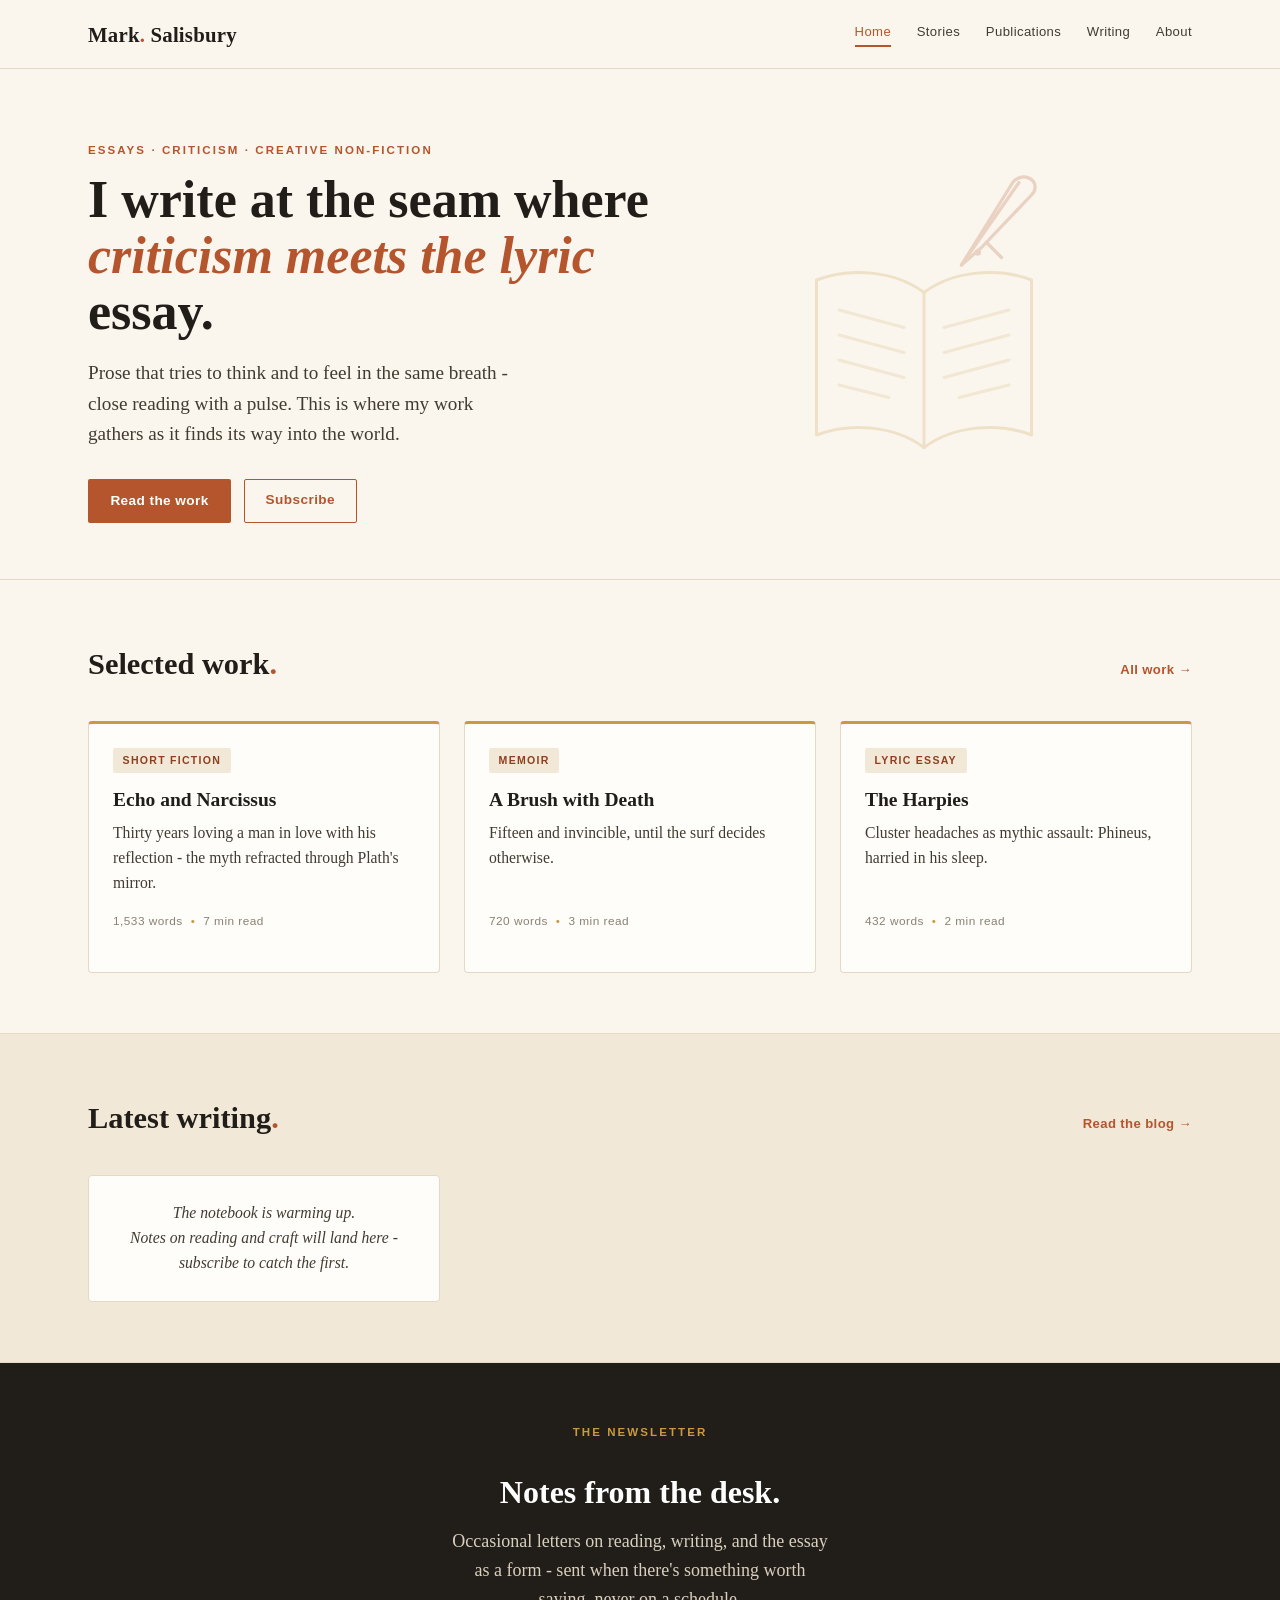
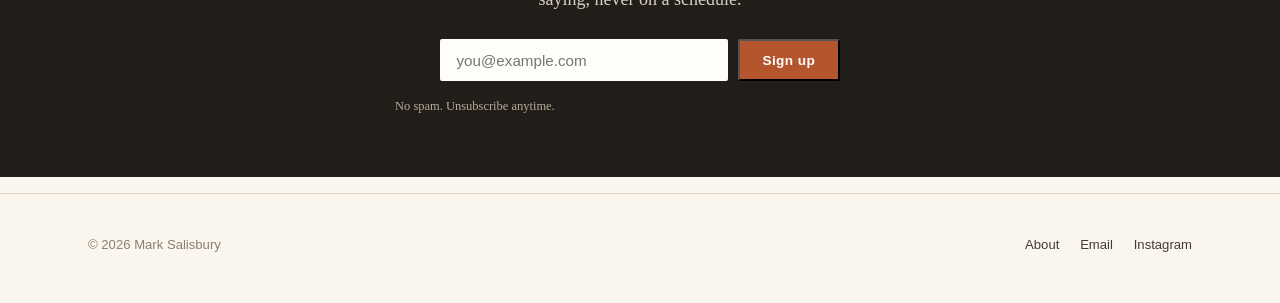
<file: index.html>
<!DOCTYPE html>
<html lang="en">
<head>
<meta charset="utf-8">
<meta name="viewport" content="width=device-width, initial-scale=1">
<title>Mark Salisbury - Writer & Critic</title>
<meta name="description" content="Essays, criticism and creative non-fiction by Mark Salisbury.">
<link rel="stylesheet" href="style.css">
</head>
<body>

<!-- ===== Top bar ===== -->
<div class="topbar">
  <div class="wrap">
    <a class="brand" href="index.html">Mark<span>.</span> Salisbury</a>
    <nav class="main">
      <a href="index.html" aria-current="page">Home</a>
      <a href="stories.html">Stories</a>
      <a href="publications.html">Publications</a>
      <a href="writing.html">Writing</a>
      <a href="about.html">About</a>
    </nav>
  </div>
</div>

<!-- ===== Hero ===== -->
<header class="hero">
  <div class="wrap hero-grid">
    <div class="hero-copy">
      <p class="eyebrow">Essays · Criticism · Creative non-fiction</p>
      <!-- EDIT: your positioning line. Say what you do, plainly and with nerve. -->
      <h1>I write at the seam where <em>criticism meets the lyric</em> essay.</h1>
      <p class="lead">Prose that tries to think and to feel in the same breath -
        close reading with a pulse. This is where my work gathers as it finds its way
        into the world.</p>
      <div class="hero-actions">
        <a class="btn" href="publications.html">Read the work</a>
        <a class="btn ghost" href="#newsletter">Subscribe</a>
      </div>
    </div>

    <!-- Soft, faded literary motif (decorative) -->
    <div class="hero-motif" aria-hidden="true">
      <svg viewBox="0 0 240 300" fill="none" xmlns="http://www.w3.org/2000/svg">
        <g stroke="#c99a3f" stroke-width="2.4" stroke-linecap="round" stroke-linejoin="round">
          <!-- open book -->
          <path d="M120 118 C96 100 60 98 34 108 L34 232 C60 222 96 224 120 242"/>
          <path d="M120 118 C144 100 180 98 206 108 L206 232 C180 222 144 224 120 242"/>
          <path d="M120 118 L120 242"/>
          <!-- page lines, left -->
          <path d="M52 132 L104 146" opacity="0.7"/>
          <path d="M52 152 L104 166" opacity="0.7"/>
          <path d="M52 172 L104 186" opacity="0.7"/>
          <path d="M52 192 L92 202" opacity="0.7"/>
          <!-- page lines, right -->
          <path d="M136 146 L188 132" opacity="0.7"/>
          <path d="M136 166 L188 152" opacity="0.7"/>
          <path d="M136 186 L188 172" opacity="0.7"/>
          <path d="M148 202 L188 192" opacity="0.7"/>
        </g>
        <g stroke="#b4552d" stroke-width="2.6" stroke-linecap="round" stroke-linejoin="round">
          <!-- pen nib rising from the page -->
          <path d="M150 96 L196 30"/>
          <path d="M150 96 L166 82 L206 40 C210 36 210 30 205 27 C200 24 194 26 191 30 L150 96Z"/>
          <path d="M170 78 L182 90"/>
          <circle cx="163" cy="86" r="2.6" fill="#b4552d" stroke="none"/>
        </g>
      </svg>
    </div>
  </div>
</header>

<!-- ===== Selected work preview ===== -->
<section>
  <div class="wrap">
    <div class="section-head">
      <h2>Selected work<span class="dot">.</span></h2>
      <a class="see-all" href="stories.html">All work &rarr;</a>
    </div>
    <div class="grid cols-3">

      <article class="card accent">
        <span class="tag">Short fiction</span>
        <h3><a href="story-echo-and-narcissus.html">Echo and Narcissus</a></h3>
        <p>Thirty years loving a man in love with his reflection - the myth refracted through Plath's mirror.</p>
        <p class="meta">1,533 words<span class="read">7 min read</span></p>
      </article>

      <article class="card accent">
        <span class="tag">Memoir</span>
        <h3><a href="story-a-brush-with-death.html">A Brush with Death</a></h3>
        <p>Fifteen and invincible, until the surf decides otherwise.</p>
        <p class="meta">720 words<span class="read">3 min read</span></p>
      </article>

      <article class="card accent">
        <span class="tag">Lyric essay</span>
        <h3><a href="story-the-harpies.html">The Harpies</a></h3>
        <p>Cluster headaches as mythic assault: Phineus, harried in his sleep.</p>
        <p class="meta">432 words<span class="read">2 min read</span></p>
      </article>

    </div>
  </div>
</section>

<!-- ===== Latest writing (blog) ===== -->
<section class="band">
  <div class="wrap">
    <div class="section-head">
      <h2>Latest writing<span class="dot">.</span></h2>
      <a class="see-all" href="writing.html">Read the blog &rarr;</a>
    </div>
    <div class="grid cols-3">

      <article class="card" style="justify-content:center; text-align:center; color:var(--faint); font-style:italic;">
        <p style="margin:0;">The notebook is warming up.<br>Notes on reading and craft will land here - subscribe to catch the first.</p>
      </article>

    </div>
  </div>
</section>

<!-- ===== Newsletter ===== -->
<section class="newsletter" id="newsletter">
  <div class="wrap narrow" style="margin:0 auto;">
    <p class="eyebrow" style="color:var(--ochre);">The newsletter</p>
    <h2>Notes from the desk.</h2>
    <p>Occasional letters on reading, writing, and the essay as a form -
      sent when there's something worth saying, never on a schedule.</p>
    <!-- EDIT: replace action with your provider (Mailchimp, Substack, Buttondown, etc.) -->
    <form onsubmit="alert('Connect this form to your newsletter provider.'); return false;">
      <input type="email" placeholder="you@example.com" aria-label="Email address" required>
      <button class="btn" type="submit">Sign up</button>
    </form>
    <p class="small">No spam. Unsubscribe anytime.</p>
  </div>
</section>

<!-- ===== Footer ===== -->
<footer class="site-footer">
  <div class="wrap">
    <div>&copy; <span id="year">2026</span> Mark Salisbury</div>
    <div class="links">
      <a href="about.html">About</a>
      <a href="mailto:eaq454@gmail.com">Email</a>
      <a href="#">Instagram</a>
    </div>
  </div>
</footer>
<script>document.getElementById('year').textContent=new Date().getFullYear();</script>
</body>
</html>
</file>
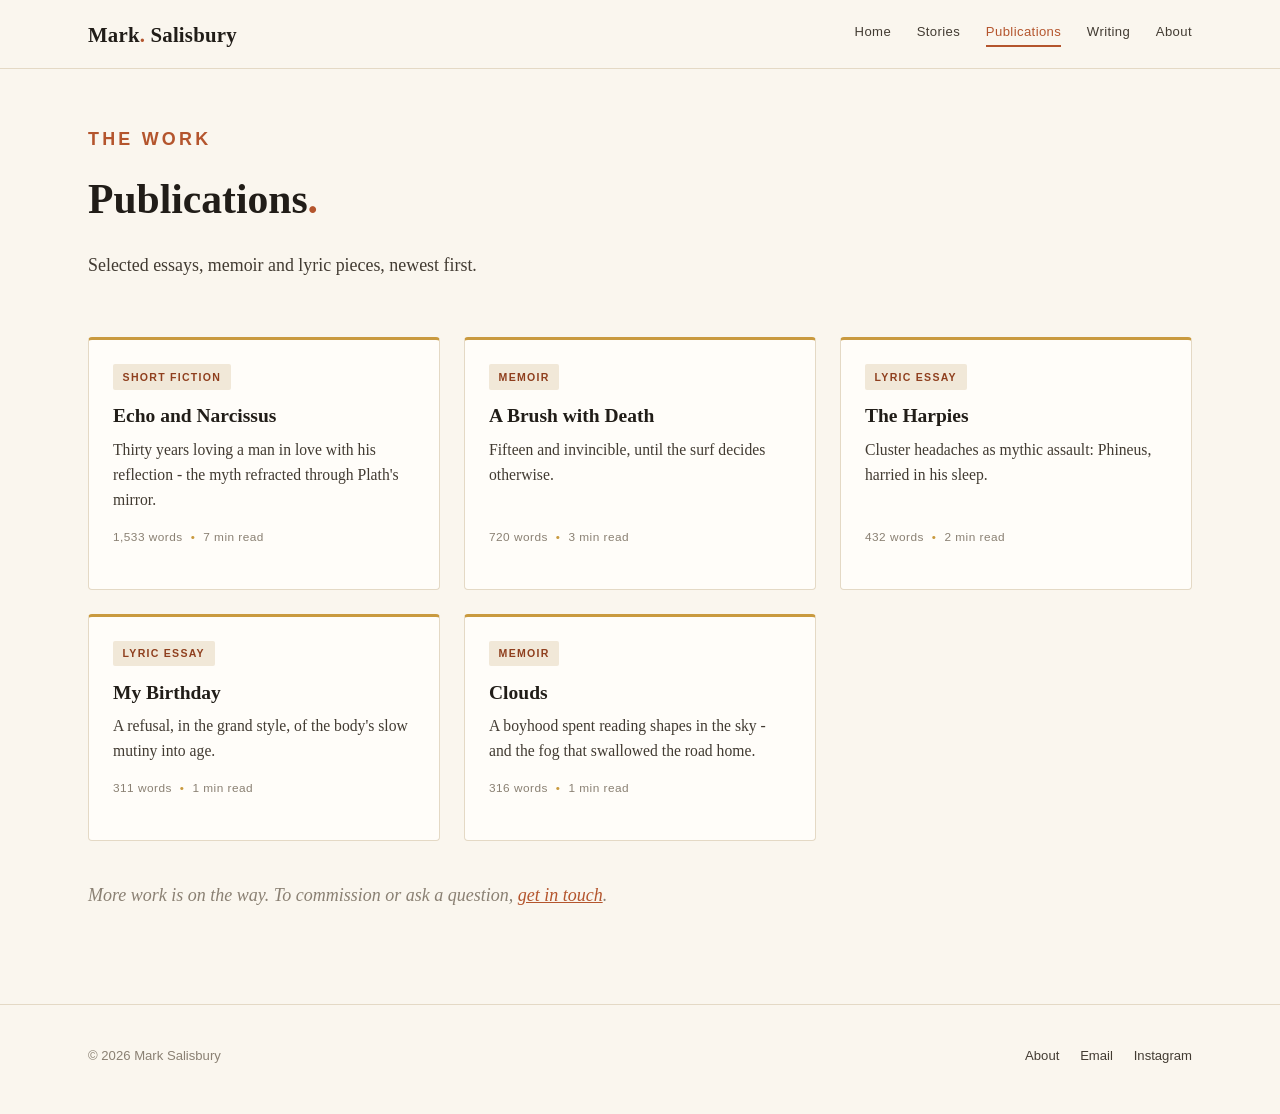
<file: publications.html>
<!DOCTYPE html>
<html lang="en">
<head>
<meta charset="utf-8">
<meta name="viewport" content="width=device-width, initial-scale=1">
<title>Publications - Mark Salisbury</title>
<meta name="description" content="Published essays, criticism and creative non-fiction by Mark Salisbury.">
<link rel="stylesheet" href="style.css">
</head>
<body>
<div class="topbar">
  <div class="wrap">
    <a class="brand" href="index.html">Mark<span>.</span> Salisbury</a>
    <nav class="main">
      <a href="index.html">Home</a>
      <a href="stories.html">Stories</a>
      <a href="publications.html" aria-current="page">Publications</a>
      <a href="writing.html">Writing</a>
      <a href="about.html">About</a>
    </nav>
  </div>
</div>
<section class="page-intro">
  <div class="wrap">
    <p class="eyebrow">The work</p>
    <h1>Publications<span style="color:var(--rust)">.</span></h1>
    <p>Selected essays, memoir and lyric pieces, newest first.</p>
  </div>
</section>
<section style="padding-top:1.5rem;">
  <div class="wrap">
    <div class="grid cols-3">

      <article class="card accent">
        <span class="tag">Short fiction</span>
        <h3><a href="story-echo-and-narcissus.html">Echo and Narcissus</a></h3>
        <p>Thirty years loving a man in love with his reflection - the myth refracted through Plath's mirror.</p>
        <p class="meta">1,533 words<span class="read">7 min read</span></p>
      </article>

      <article class="card accent">
        <span class="tag">Memoir</span>
        <h3><a href="story-a-brush-with-death.html">A Brush with Death</a></h3>
        <p>Fifteen and invincible, until the surf decides otherwise.</p>
        <p class="meta">720 words<span class="read">3 min read</span></p>
      </article>

      <article class="card accent">
        <span class="tag">Lyric essay</span>
        <h3><a href="story-the-harpies.html">The Harpies</a></h3>
        <p>Cluster headaches as mythic assault: Phineus, harried in his sleep.</p>
        <p class="meta">432 words<span class="read">2 min read</span></p>
      </article>

      <article class="card accent">
        <span class="tag">Lyric essay</span>
        <h3><a href="story-my-birthday.html">My Birthday</a></h3>
        <p>A refusal, in the grand style, of the body's slow mutiny into age.</p>
        <p class="meta">311 words<span class="read">1 min read</span></p>
      </article>

      <article class="card accent">
        <span class="tag">Memoir</span>
        <h3><a href="story-clouds.html">Clouds</a></h3>
        <p>A boyhood spent reading shapes in the sky - and the fog that swallowed the road home.</p>
        <p class="meta">316 words<span class="read">1 min read</span></p>
      </article>

    </div>
    <p style="margin-top:2.5rem; color:var(--faint); font-style:italic;">
      More work is on the way. To commission or ask a question,
      <a href="mailto:eaq454@gmail.com">get in touch</a>.</p>
  </div>
</section>
<footer class="site-footer">
  <div class="wrap">
    <div>&copy; <span id="year">2026</span> Mark Salisbury</div>
    <div class="links">
      <a href="about.html">About</a>
      <a href="mailto:eaq454@gmail.com">Email</a>
      <a href="#">Instagram</a>
    </div>
  </div>
</footer>
<script>document.getElementById('year').textContent=new Date().getFullYear();</script>
</body>
</html>
</file>
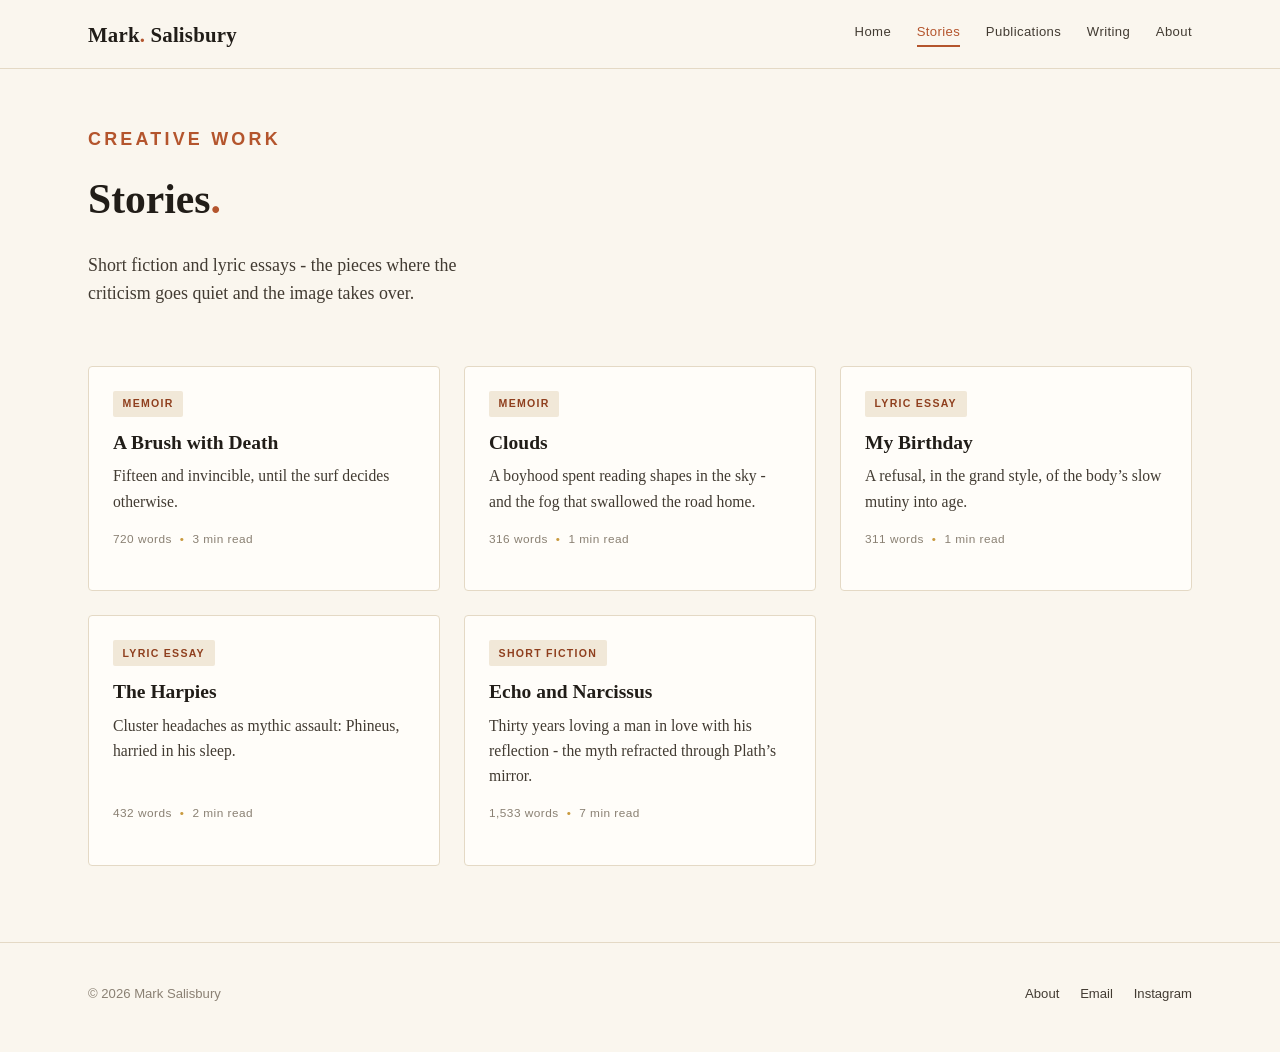
<file: stories.html>
<!DOCTYPE html>
<html lang="en">
<head>
<meta charset="utf-8">
<meta name="viewport" content="width=device-width, initial-scale=1">
<title>Stories - Mark Salisbury</title>
<meta name="description" content="Short fiction and lyric essays by Mark Salisbury.">
<link rel="stylesheet" href="style.css">
</head>
<body>
<div class="topbar">
  <div class="wrap">
    <a class="brand" href="index.html">Mark<span>.</span> Salisbury</a>
    <nav class="main">
      <a href="index.html">Home</a>
      <a href="stories.html" aria-current="page">Stories</a>
      <a href="publications.html">Publications</a>
      <a href="writing.html">Writing</a>
      <a href="about.html">About</a>
    </nav>
  </div>
</div>
<section class="page-intro">
  <div class="wrap">
    <p class="eyebrow">Creative work</p>
    <h1>Stories<span style="color:var(--rust)">.</span></h1>
    <p>Short fiction and lyric essays - the pieces where the criticism goes quiet
      and the image takes over.</p>
  </div>
</section>
<section style="padding-top:1.5rem;">
  <div class="wrap">
    <div class="grid cols-3">
      <article class="card">
        <span class="tag">Memoir</span>
        <h3><a href="story-a-brush-with-death.html">A Brush with Death</a></h3>
        <p>Fifteen and invincible, until the surf decides otherwise.</p>
        <p class="meta">720 words<span class="read">3 min read</span></p>
      </article>
      <article class="card">
        <span class="tag">Memoir</span>
        <h3><a href="story-clouds.html">Clouds</a></h3>
        <p>A boyhood spent reading shapes in the sky - and the fog that swallowed the road home.</p>
        <p class="meta">316 words<span class="read">1 min read</span></p>
      </article>
      <article class="card">
        <span class="tag">Lyric essay</span>
        <h3><a href="story-my-birthday.html">My Birthday</a></h3>
        <p>A refusal, in the grand style, of the body’s slow mutiny into age.</p>
        <p class="meta">311 words<span class="read">1 min read</span></p>
      </article>
      <article class="card">
        <span class="tag">Lyric essay</span>
        <h3><a href="story-the-harpies.html">The Harpies</a></h3>
        <p>Cluster headaches as mythic assault: Phineus, harried in his sleep.</p>
        <p class="meta">432 words<span class="read">2 min read</span></p>
      </article>
      <article class="card">
        <span class="tag">Short fiction</span>
        <h3><a href="story-echo-and-narcissus.html">Echo and Narcissus</a></h3>
        <p>Thirty years loving a man in love with his reflection - the myth refracted through Plath’s mirror.</p>
        <p class="meta">1,533 words<span class="read">7 min read</span></p>
      </article>
    </div>
  </div>
</section>
<footer class="site-footer">
  <div class="wrap">
    <div>&copy; <span id="year">2026</span> Mark Salisbury</div>
    <div class="links">
      <a href="about.html">About</a>
      <a href="mailto:eaq454@gmail.com">Email</a>
      <a href="#">Instagram</a>
    </div>
  </div>
</footer>
<script>document.getElementById('year').textContent=new Date().getFullYear();</script>
</body>
</html>
</file>
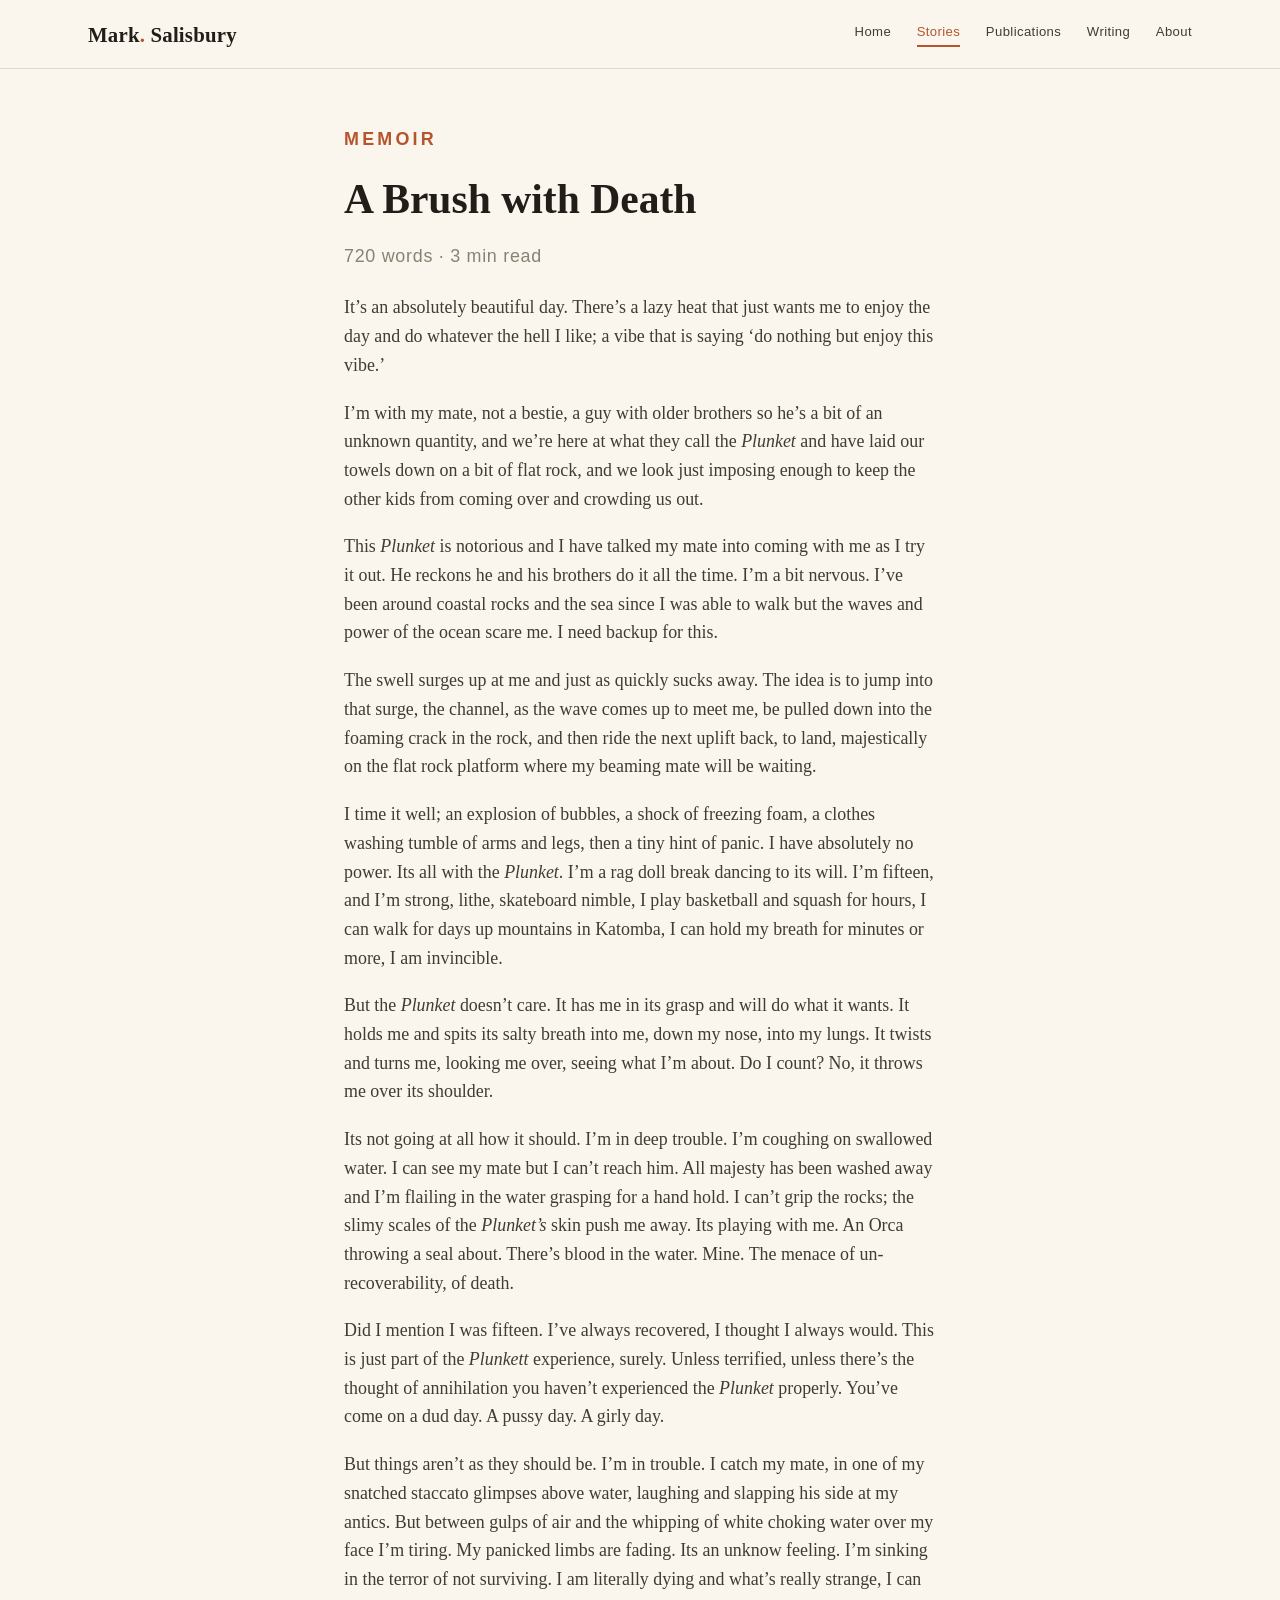
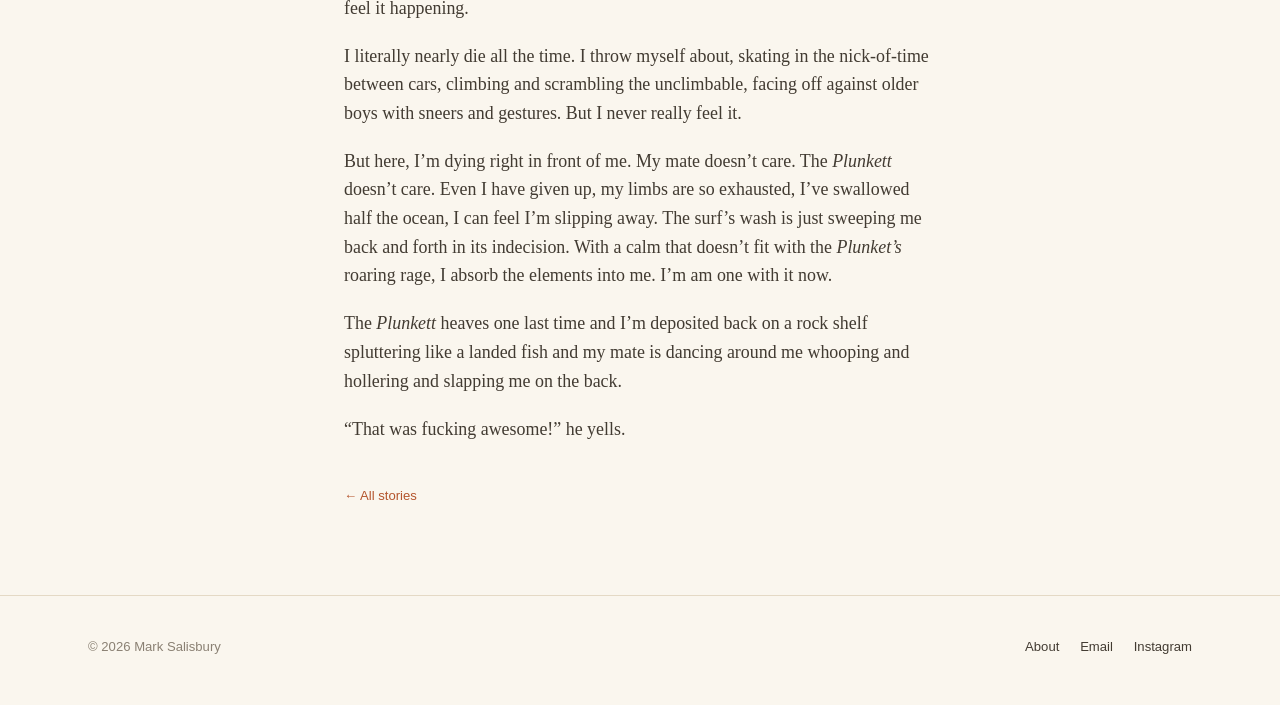
<file: story-a-brush-with-death.html>
<!DOCTYPE html>
<html lang="en">
<head>
<meta charset="utf-8">
<meta name="viewport" content="width=device-width, initial-scale=1">
<title>A Brush with Death - Mark Salisbury</title>
<meta name="description" content="Memoir by Mark Salisbury.">
<link rel="stylesheet" href="style.css">
</head>
<body>
<div class="topbar">
  <div class="wrap">
    <a class="brand" href="index.html">Mark<span>.</span> Salisbury</a>
    <nav class="main">
      <a href="index.html">Home</a>
      <a href="stories.html" aria-current="page">Stories</a>
      <a href="publications.html">Publications</a>
      <a href="writing.html">Writing</a>
      <a href="about.html">About</a>
    </nav>
  </div>
</div>
<section class="page-intro story-head">
  <div class="wrap narrow">
    <p class="eyebrow">Memoir</p>
    <h1>A Brush with Death</h1>
    <p class="story-meta">720 words · 3 min read</p>
  </div>
</section>
<section style="padding-top:1rem;">
  <div class="wrap narrow">
    <div class="prose story-body"><p>It’s an absolutely beautiful day. There’s a lazy heat that just wants me to enjoy the day and do whatever the hell I like; a vibe that is saying ‘do nothing but enjoy this vibe.’</p>
<p>I’m with my mate, not a bestie, a guy with older brothers so he’s a bit of an unknown quantity, and we’re here at what they call the <em>Plunket</em> and have laid our towels down on a bit of flat rock, and we look just imposing enough to keep the other kids from coming over and crowding us out.</p>
<p>This <em>Plunket</em> is notorious and I have talked my mate into coming with me as I try it out. He reckons he and his brothers do it all the time. I’m a bit nervous. I’ve been around coastal rocks and the sea since I was able to walk but the waves and power of the ocean scare me. I need backup for this.</p>
<p>The swell surges up at me and just as quickly sucks away. The idea is to jump into that surge, the channel, as the wave comes up to meet me, be pulled down into the foaming crack in the rock, and then ride the next uplift back, to land, majestically on the flat rock platform where my beaming mate will be waiting.</p>
<p>I time it well; an explosion of bubbles, a shock of freezing foam, a clothes washing tumble of arms and legs, then a tiny hint of panic. I have absolutely no power. Its all with the <em>Plunket</em>. I’m a rag doll break dancing to its will. I’m fifteen, and I’m strong, lithe, skateboard nimble, I play basketball and squash for hours, I can walk for days up mountains in Katomba, I can hold my breath for minutes or more, I am invincible.</p>
<p>But the <em>Plunket</em> doesn’t care. It has me in its grasp and will do what it wants. It holds me and spits its salty breath into me, down my nose, into my lungs. It twists and turns me, looking me over, seeing what I’m about. Do I count? No, it throws me over its shoulder.</p>
<p>Its not going at all how it should. I’m in deep trouble. I’m coughing on swallowed water. I can see my mate but I can’t reach him. All majesty has been washed away and I’m flailing in the water grasping for a hand hold. I can’t grip the rocks; the slimy scales of the <em>Plunket’s</em> skin push me away. Its playing with me. An Orca throwing a seal about. There’s blood in the water. Mine. The menace of un-recoverability, of death.</p>
<p>Did I mention I was fifteen. I’ve always recovered, I thought I always would. This is just part of the <em>Plunkett</em> experience, surely. Unless terrified, unless there’s the thought of annihilation you haven’t experienced the <em>Plunket</em> properly. You’ve come on a dud day. A pussy day. A girly day.</p>
<p>But things aren’t as they should be. I’m in trouble. I catch my mate, in one of my snatched staccato glimpses above water, laughing and slapping his side at my antics. But between gulps of air and the whipping of white choking water over my face I’m tiring. My panicked limbs are fading. Its an unknow feeling. I’m sinking in the terror of not surviving. I am literally dying and what’s really strange, I can feel it happening.</p>
<p>I literally nearly die all the time. I throw myself about, skating in the nick-of-time between cars, climbing and scrambling the unclimbable, facing off against older boys with sneers and gestures. But I never really feel it.</p>
<p>But here, I’m dying right in front of me. My mate doesn’t care. The <em>Plunkett</em> doesn’t care. Even I have given up, my limbs are so exhausted, I’ve swallowed half the ocean, I can feel I’m slipping away. The surf’s wash is just sweeping me back and forth in its indecision. With a calm that doesn’t fit with the <em>Plunket’s</em> roaring rage, I absorb the elements into me. I’m am one with it now.</p>
<p>The <em>Plunkett</em> heaves one last time and I’m deposited back on a rock shelf spluttering like a landed fish and my mate is dancing around me whooping and hollering and slapping me on the back.</p>
<p>“That was fucking awesome!” he yells.</p></div>
    <p class="story-nav"><a href="stories.html">&larr; All stories</a></p>
  </div>
</section>
<footer class="site-footer">
  <div class="wrap">
    <div>&copy; <span id="year">2026</span> Mark Salisbury</div>
    <div class="links">
      <a href="about.html">About</a>
      <a href="mailto:eaq454@gmail.com">Email</a>
      <a href="#">Instagram</a>
    </div>
  </div>
</footer>
<script>document.getElementById('year').textContent=new Date().getFullYear();</script>
</body>
</html>
</file>
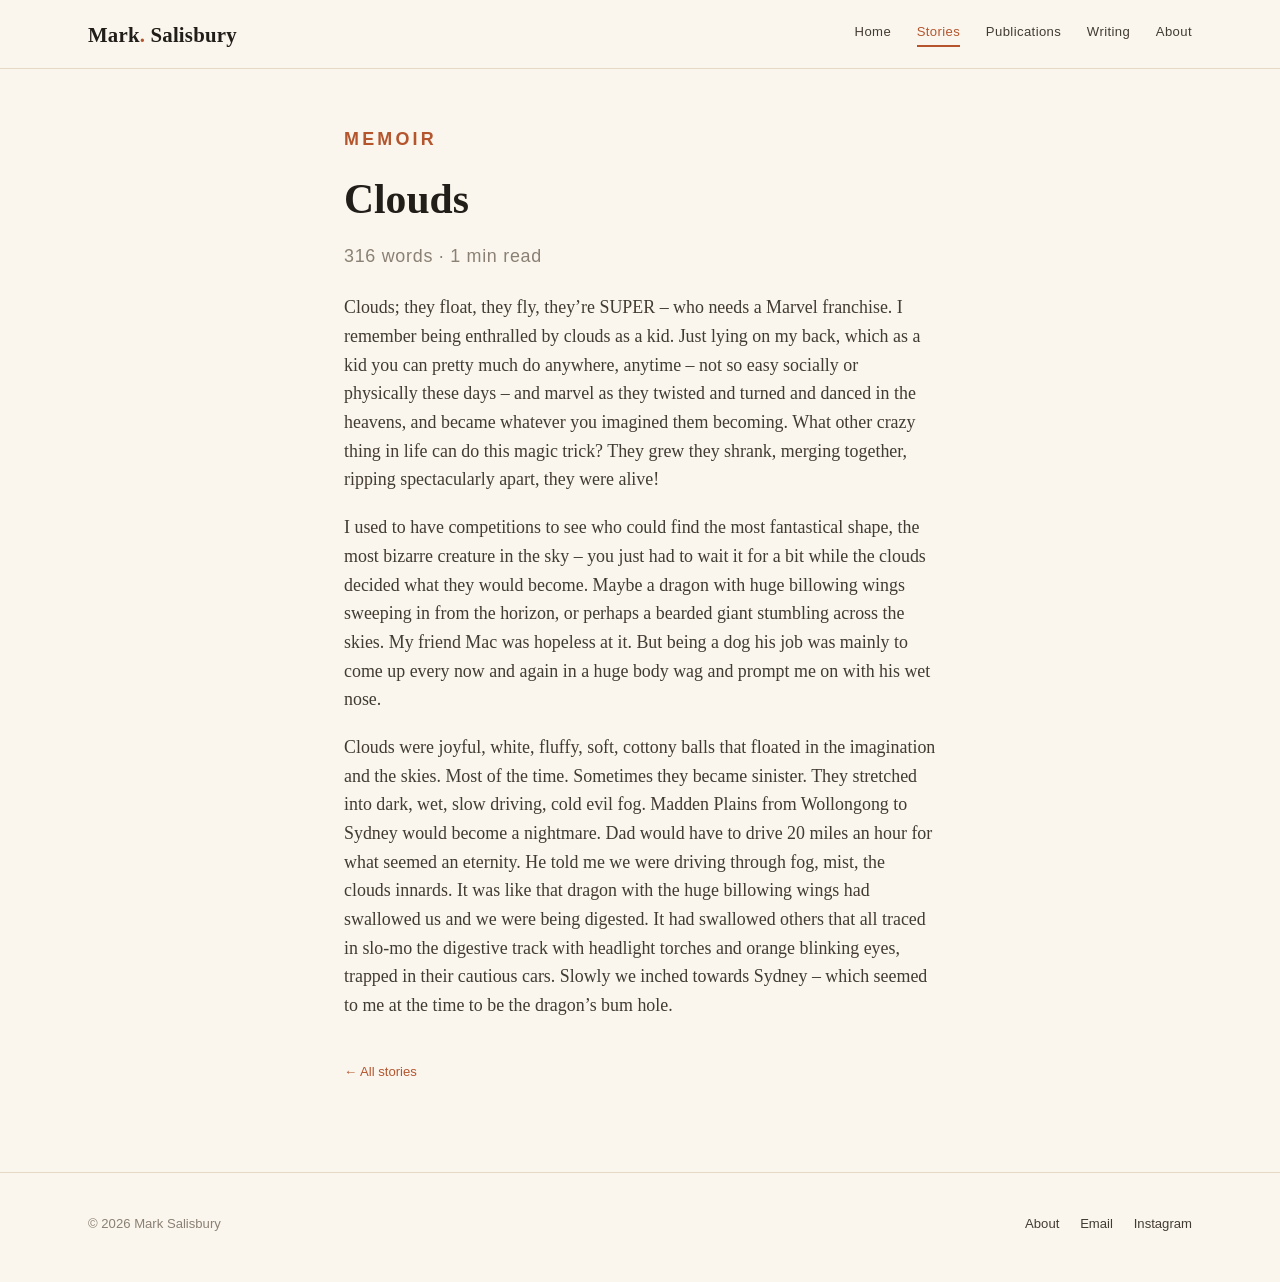
<file: story-clouds.html>
<!DOCTYPE html>
<html lang="en">
<head>
<meta charset="utf-8">
<meta name="viewport" content="width=device-width, initial-scale=1">
<title>Clouds - Mark Salisbury</title>
<meta name="description" content="Memoir by Mark Salisbury.">
<link rel="stylesheet" href="style.css">
</head>
<body>
<div class="topbar">
  <div class="wrap">
    <a class="brand" href="index.html">Mark<span>.</span> Salisbury</a>
    <nav class="main">
      <a href="index.html">Home</a>
      <a href="stories.html" aria-current="page">Stories</a>
      <a href="publications.html">Publications</a>
      <a href="writing.html">Writing</a>
      <a href="about.html">About</a>
    </nav>
  </div>
</div>
<section class="page-intro story-head">
  <div class="wrap narrow">
    <p class="eyebrow">Memoir</p>
    <h1>Clouds</h1>
    <p class="story-meta">316 words · 1 min read</p>
  </div>
</section>
<section style="padding-top:1rem;">
  <div class="wrap narrow">
    <div class="prose story-body"><p>Clouds; they float, they fly, they’re SUPER – who needs a Marvel franchise. I remember being enthralled by clouds as a kid. Just lying on my back, which as a kid you can pretty much do anywhere, anytime – not so easy socially or physically these days – and marvel as they twisted and turned and danced in the heavens, and became whatever you imagined them becoming. What other crazy thing in life can do this magic trick? They grew they shrank, merging together, ripping spectacularly apart, they were alive!</p>
<p>I used to have competitions to see who could find the most fantastical shape, the most bizarre creature in the sky – you just had to wait it for a bit while the clouds decided what they would become. Maybe a dragon with huge billowing wings sweeping in from the horizon, or perhaps a bearded giant stumbling across the skies. My friend Mac was hopeless at it. But being a dog his job was mainly to come up every now and again in a huge body wag and prompt me on with his wet nose.</p>
<p>Clouds were joyful, white, fluffy, soft, cottony balls that floated in the imagination and the skies. Most of the time. Sometimes they became sinister. They stretched into dark, wet, slow driving, cold evil fog. Madden Plains from Wollongong to Sydney would become a nightmare. Dad would have to drive 20 miles an hour for what seemed an eternity. He told me we were driving through fog, mist, the clouds innards. It was like that dragon with the huge billowing wings had swallowed us and we were being digested. It had swallowed others that all traced in slo-mo the digestive track with headlight torches and orange blinking eyes, trapped in their cautious cars. Slowly we inched towards Sydney – which seemed to me at the time to be the dragon’s bum hole.</p></div>
    <p class="story-nav"><a href="stories.html">&larr; All stories</a></p>
  </div>
</section>
<footer class="site-footer">
  <div class="wrap">
    <div>&copy; <span id="year">2026</span> Mark Salisbury</div>
    <div class="links">
      <a href="about.html">About</a>
      <a href="mailto:eaq454@gmail.com">Email</a>
      <a href="#">Instagram</a>
    </div>
  </div>
</footer>
<script>document.getElementById('year').textContent=new Date().getFullYear();</script>
</body>
</html>
</file>
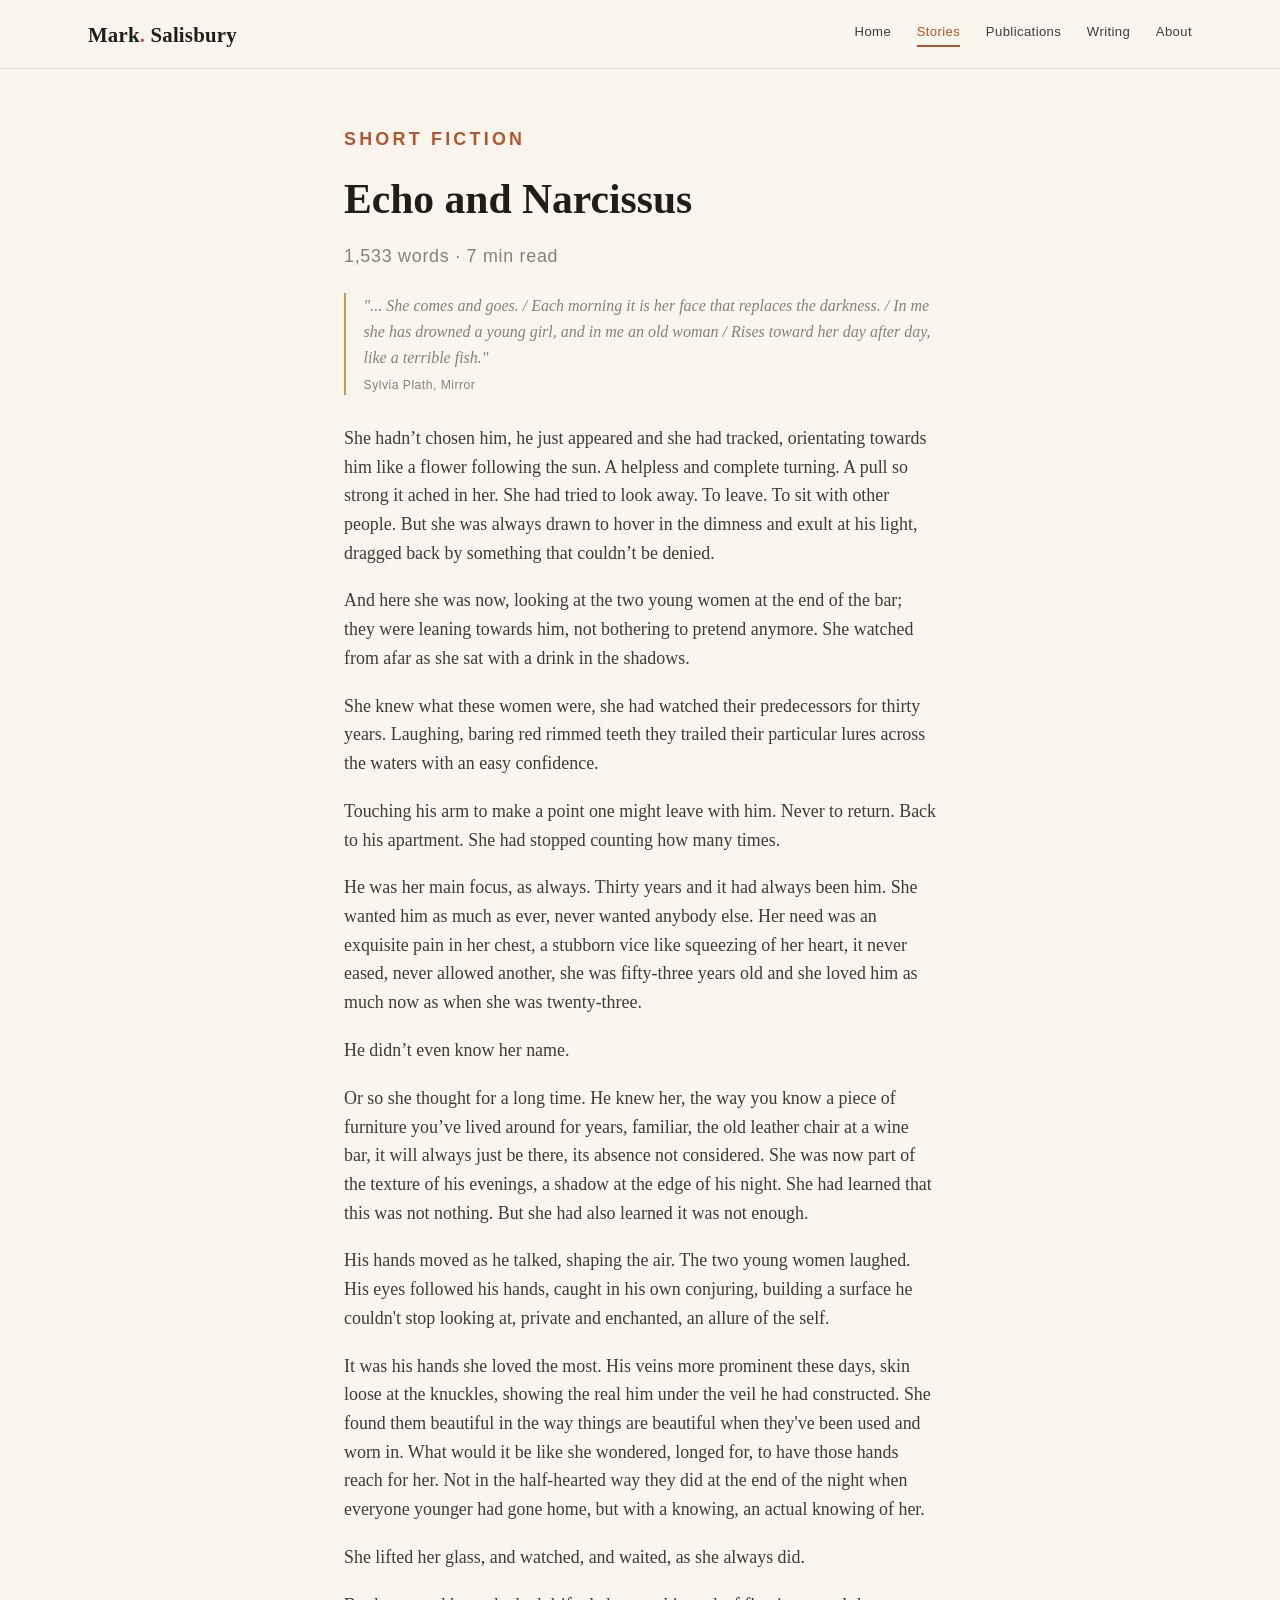
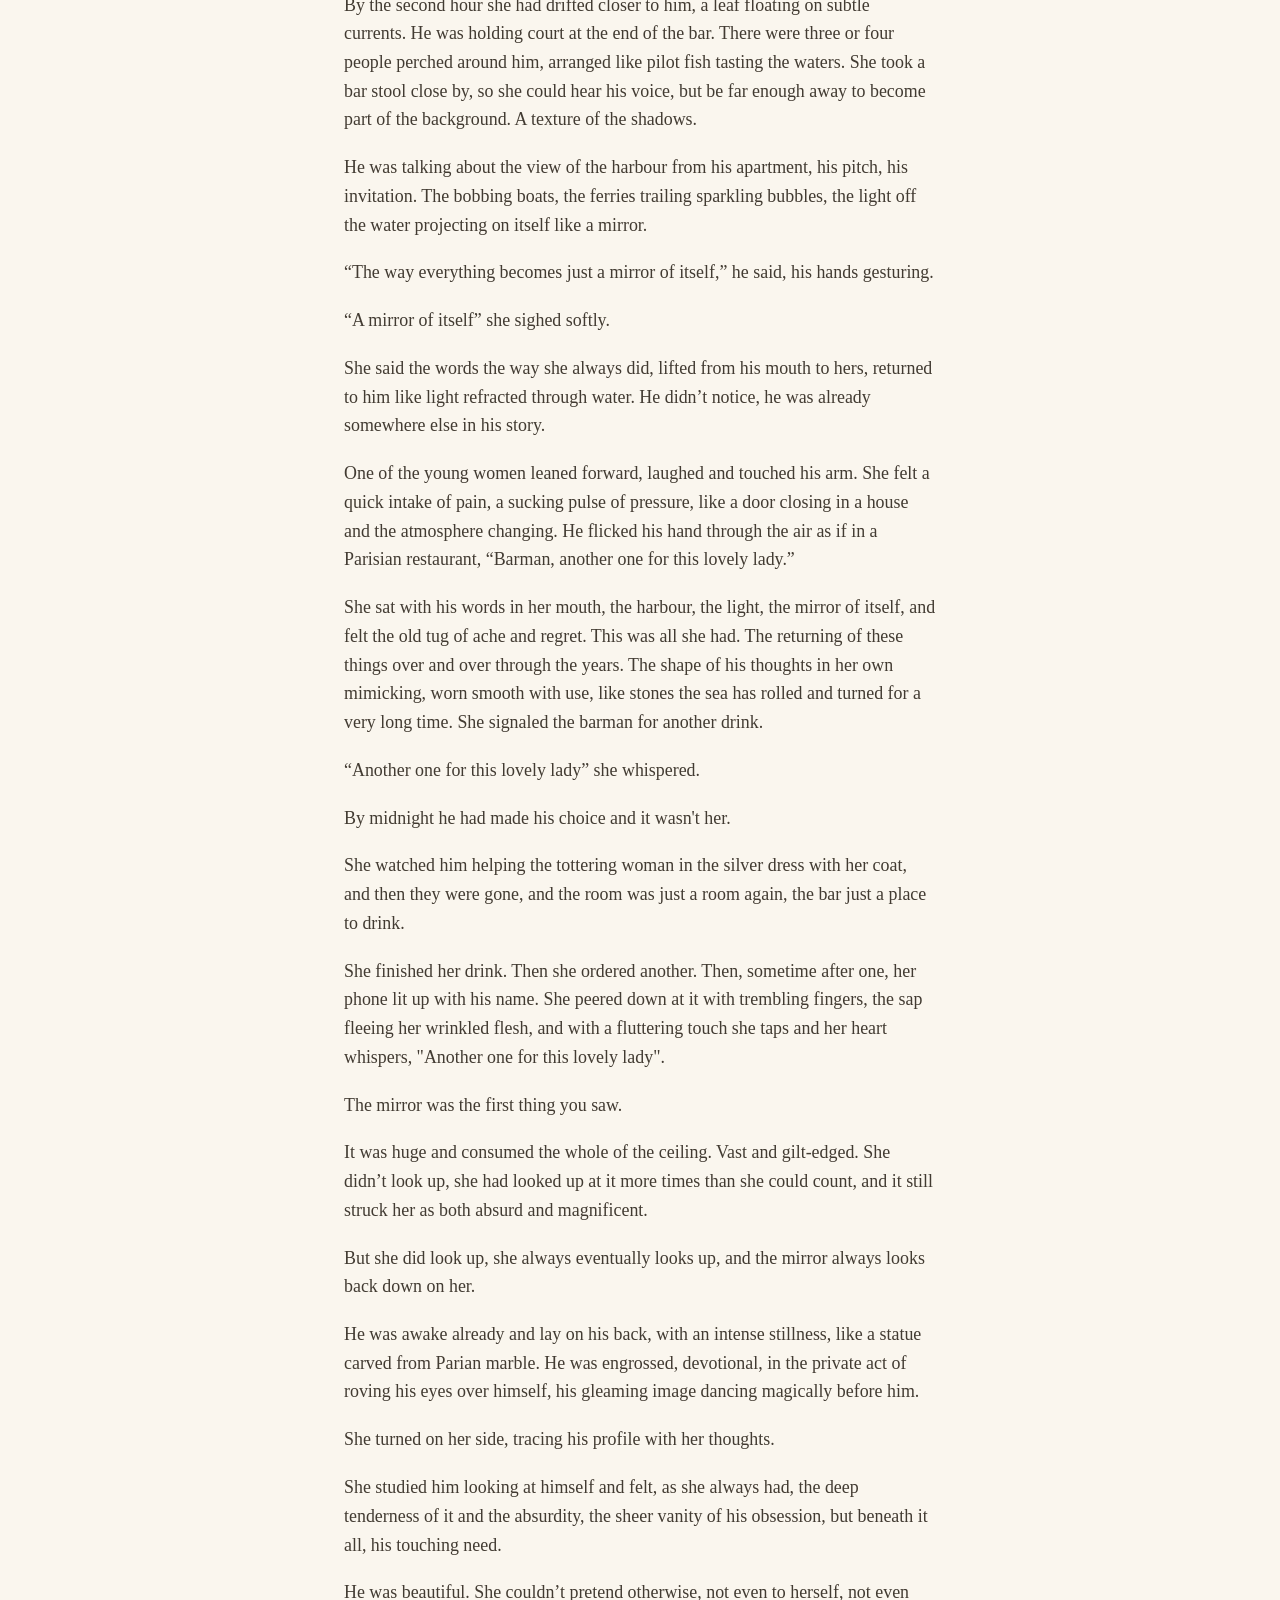
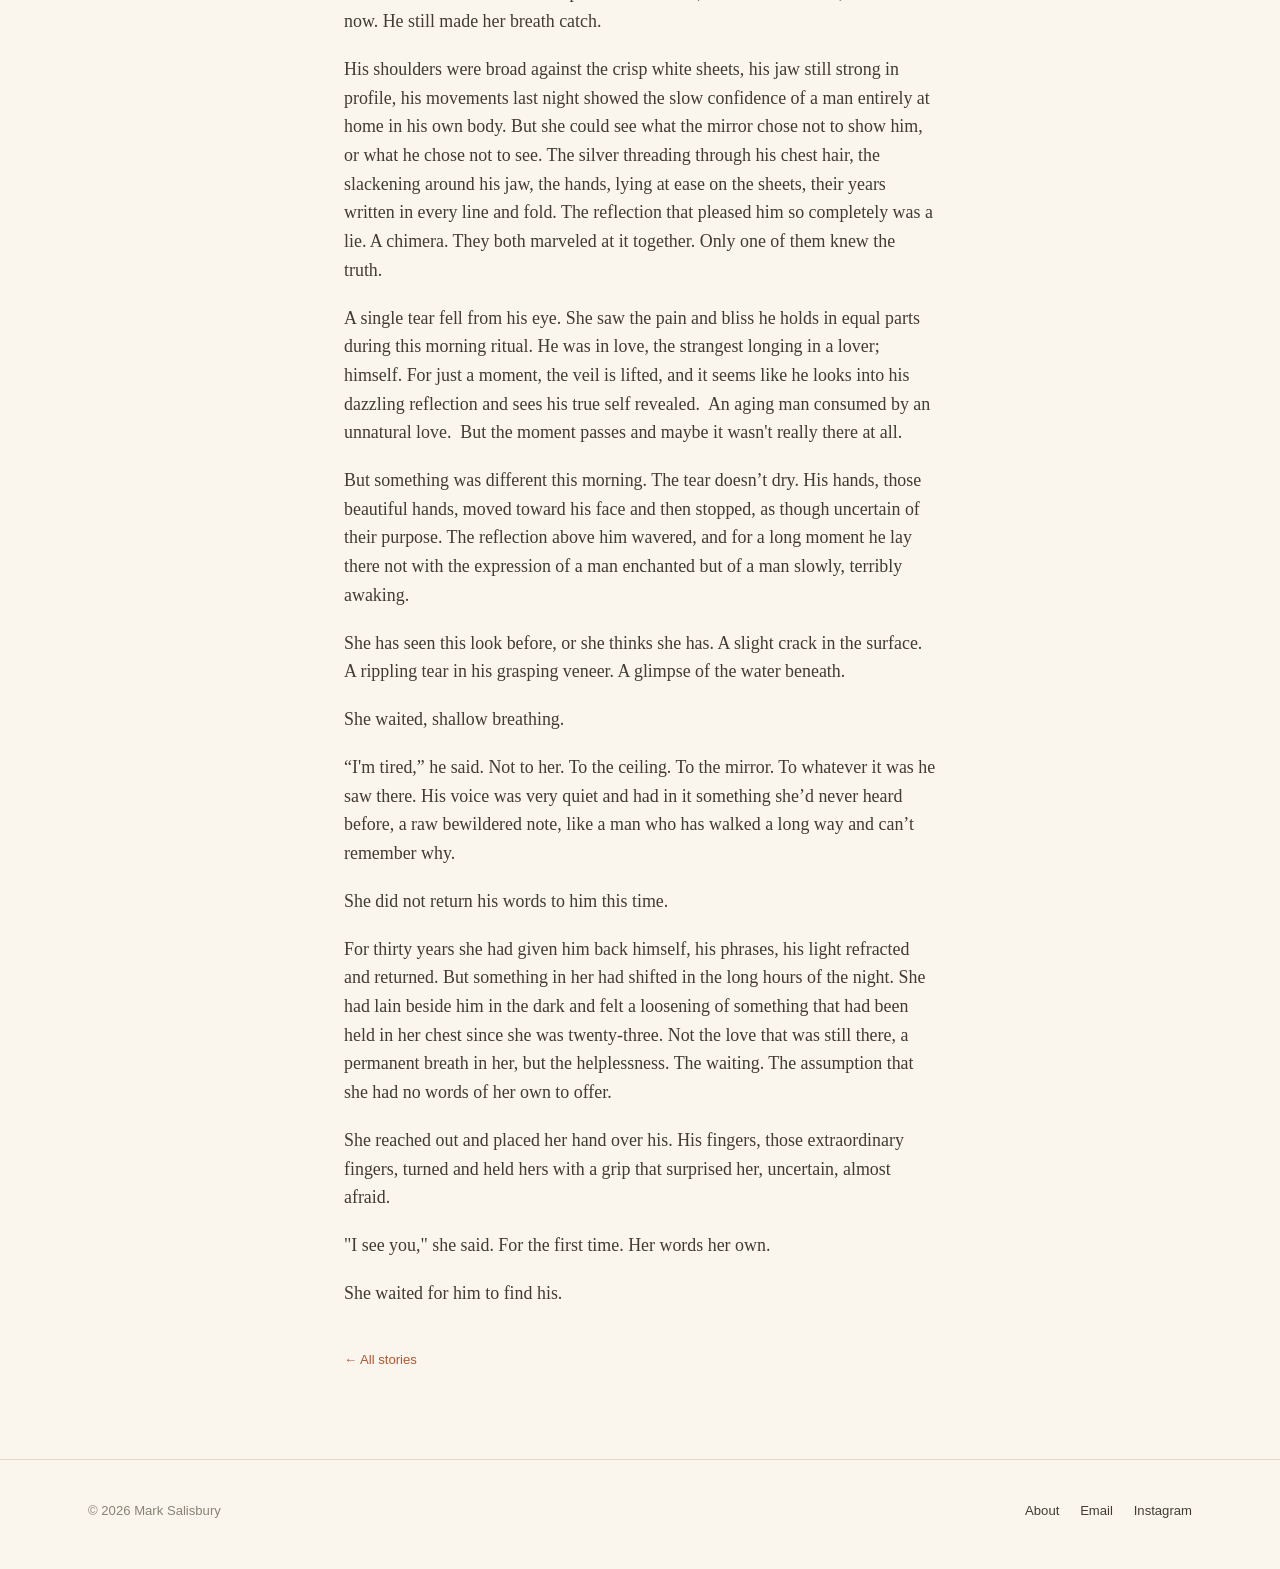
<file: story-echo-and-narcissus.html>
<!DOCTYPE html>
<html lang="en">
<head>
<meta charset="utf-8">
<meta name="viewport" content="width=device-width, initial-scale=1">
<title>Echo and Narcissus - Mark Salisbury</title>
<meta name="description" content="Short fiction by Mark Salisbury.">
<link rel="stylesheet" href="style.css">
</head>
<body>
<div class="topbar">
  <div class="wrap">
    <a class="brand" href="index.html">Mark<span>.</span> Salisbury</a>
    <nav class="main">
      <a href="index.html">Home</a>
      <a href="stories.html" aria-current="page">Stories</a>
      <a href="publications.html">Publications</a>
      <a href="writing.html">Writing</a>
      <a href="about.html">About</a>
    </nav>
  </div>
</div>
<section class="page-intro story-head">
  <div class="wrap narrow">
    <p class="eyebrow">Short fiction</p>
    <h1>Echo and Narcissus</h1>
    <p class="story-meta">1,533 words · 7 min read</p>
  </div>
</section>
<section style="padding-top:1rem;">
  <div class="wrap narrow">
    <div class="prose story-body"><div class="epigraph"><p>"... She comes and goes. / Each morning it is her face that replaces the darkness. / In me she has drowned a young girl, and in me an old woman / Rises toward her day after day, like a terrible fish."</p><p class="attrib">Sylvia Plath, Mirror</p></div>
<p>She hadn’t chosen him, he just appeared and she had tracked, orientating towards him like a flower following the sun. A helpless and complete turning. A pull so strong it ached in her. She had tried to look away. To leave. To sit with other people. But she was always drawn to hover in the dimness and exult at his light, dragged back by something that couldn’t be denied.</p>
<p>And here she was now, looking at the two young women at the end of the bar; they were leaning towards him, not bothering to pretend anymore. She watched from afar as she sat with a drink in the shadows.</p>
<p>She knew what these women were, she had watched their predecessors for thirty years. Laughing, baring red rimmed teeth they trailed their particular lures across the waters with an easy confidence.</p>
<p>Touching his arm to make a point one might leave with him. Never to return. Back to his apartment. She had stopped counting how many times.</p>
<p>He was her main focus, as always. Thirty years and it had always been him. She wanted him as much as ever, never wanted anybody else. Her need was an exquisite pain in her chest, a stubborn vice like squeezing of her heart, it never eased, never allowed another, she was fifty-three years old and she loved him as much now as when she was twenty-three.</p>
<p>He didn’t even know her name.</p>
<p>Or so she thought for a long time. He knew her, the way you know a piece of furniture you’ve lived around for years, familiar, the old leather chair at a wine bar, it will always just be there, its absence not considered. She was now part of the texture of his evenings, a shadow at the edge of his night. She had learned that this was not nothing. But she had also learned it was not enough.</p>
<p>His hands moved as he talked, shaping the air. The two young women laughed. His eyes followed his hands, caught in his own conjuring, building a surface he couldn't stop looking at, private and enchanted, an allure of the self.</p>
<p>It was his hands she loved the most. His veins more prominent these days, skin loose at the knuckles, showing the real him under the veil he had constructed. She found them beautiful in the way things are beautiful when they've been used and worn in. What would it be like she wondered, longed for, to have those hands reach for her. Not in the half-hearted way they did at the end of the night when everyone younger had gone home, but with a knowing, an actual knowing of her.</p>
<p>She lifted her glass, and watched, and waited, as she always did.</p>
<p>By the second hour she had drifted closer to him, a leaf floating on subtle currents. He was holding court at the end of the bar. There were three or four people perched around him, arranged like pilot fish tasting the waters. She took a bar stool close by, so she could hear his voice, but be far enough away to become part of the background. A texture of the shadows.</p>
<p>He was talking about the view of the harbour from his apartment, his pitch, his invitation. The bobbing boats, the ferries trailing sparkling bubbles, the light off the water projecting on itself like a mirror.</p>
<p>“The way everything becomes just a mirror of itself,” he said, his hands gesturing.</p>
<p>“A mirror of itself” she sighed softly.</p>
<p>She said the words the way she always did, lifted from his mouth to hers, returned to him like light refracted through water. He didn’t notice, he was already somewhere else in his story.</p>
<p>One of the young women leaned forward, laughed and touched his arm. She felt a quick intake of pain, a sucking pulse of pressure, like a door closing in a house and the atmosphere changing. He flicked his hand through the air as if in a Parisian restaurant, “Barman, another one for this lovely lady.”</p>
<p>She sat with his words in her mouth, the harbour, the light, the mirror of itself, and felt the old tug of ache and regret. This was all she had. The returning of these things over and over through the years. The shape of his thoughts in her own mimicking, worn smooth with use, like stones the sea has rolled and turned for a very long time. She signaled the barman for another drink.</p>
<p>“Another one for this lovely lady” she whispered.</p>
<p>By midnight he had made his choice and it wasn't her.</p>
<p>She watched him helping the tottering woman in the silver dress with her coat, and then they were gone, and the room was just a room again, the bar just a place to drink.</p>
<p>She finished her drink. Then she ordered another. Then, sometime after one, her phone lit up with his name. She peered down at it with trembling fingers, the sap fleeing her wrinkled flesh, and with a fluttering touch she taps and her heart whispers, "Another one for this lovely lady".</p>
<p>The mirror was the first thing you saw.</p>
<p>It was huge and consumed the whole of the ceiling. Vast and gilt-edged. She didn’t look up, she had looked up at it more times than she could count, and it still struck her as both absurd and magnificent.</p>
<p>But she did look up, she always eventually looks up, and the mirror always looks back down on her.</p>
<p>He was awake already and lay on his back, with an intense stillness, like a statue carved from Parian marble. He was engrossed, devotional, in the private act of roving his eyes over himself, his gleaming image dancing magically before him.</p>
<p>She turned on her side, tracing his profile with her thoughts.</p>
<p>She studied him looking at himself and felt, as she always had, the deep tenderness of it and the absurdity, the sheer vanity of his obsession, but beneath it all, his touching need.</p>
<p>He was beautiful. She couldn’t pretend otherwise, not even to herself, not even now. He still made her breath catch.</p>
<p>His shoulders were broad against the crisp white sheets, his jaw still strong in profile, his movements last night showed the slow confidence of a man entirely at home in his own body. But she could see what the mirror chose not to show him, or what he chose not to see. The silver threading through his chest hair, the slackening around his jaw, the hands, lying at ease on the sheets, their years written in every line and fold. The reflection that pleased him so completely was a lie. A chimera. They both marveled at it together. Only one of them knew the truth.</p>
<p>A single tear fell from his eye. She saw the pain and bliss he holds in equal parts during this morning ritual. He was in love, the strangest longing in a lover; himself. For just a moment, the veil is lifted, and it seems like he looks into his dazzling reflection and sees his true self revealed.  An aging man consumed by an unnatural love.  But the moment passes and maybe it wasn't really there at all.</p>
<p>But something was different this morning. The tear doesn’t dry. His hands, those beautiful hands, moved toward his face and then stopped, as though uncertain of their purpose. The reflection above him wavered, and for a long moment he lay there not with the expression of a man enchanted but of a man slowly, terribly awaking.</p>
<p>She has seen this look before, or she thinks she has. A slight crack in the surface. A rippling tear in his grasping veneer. A glimpse of the water beneath.</p>
<p>She waited, shallow breathing.</p>
<p>“I'm tired,” he said. Not to her. To the ceiling. To the mirror. To whatever it was he saw there. His voice was very quiet and had in it something she’d never heard before, a raw bewildered note, like a man who has walked a long way and can’t remember why.</p>
<p>She did not return his words to him this time.</p>
<p>For thirty years she had given him back himself, his phrases, his light refracted and returned. But something in her had shifted in the long hours of the night. She had lain beside him in the dark and felt a loosening of something that had been held in her chest since she was twenty-three. Not the love that was still there, a permanent breath in her, but the helplessness. The waiting. The assumption that she had no words of her own to offer.</p>
<p>She reached out and placed her hand over his. His fingers, those extraordinary fingers, turned and held hers with a grip that surprised her, uncertain, almost afraid.</p>
<p>"I see you," she said. For the first time. Her words her own.</p>
<p>She waited for him to find his.</p></div>
    <p class="story-nav"><a href="stories.html">&larr; All stories</a></p>
  </div>
</section>
<footer class="site-footer">
  <div class="wrap">
    <div>&copy; <span id="year">2026</span> Mark Salisbury</div>
    <div class="links">
      <a href="about.html">About</a>
      <a href="mailto:eaq454@gmail.com">Email</a>
      <a href="#">Instagram</a>
    </div>
  </div>
</footer>
<script>document.getElementById('year').textContent=new Date().getFullYear();</script>
</body>
</html>
</file>
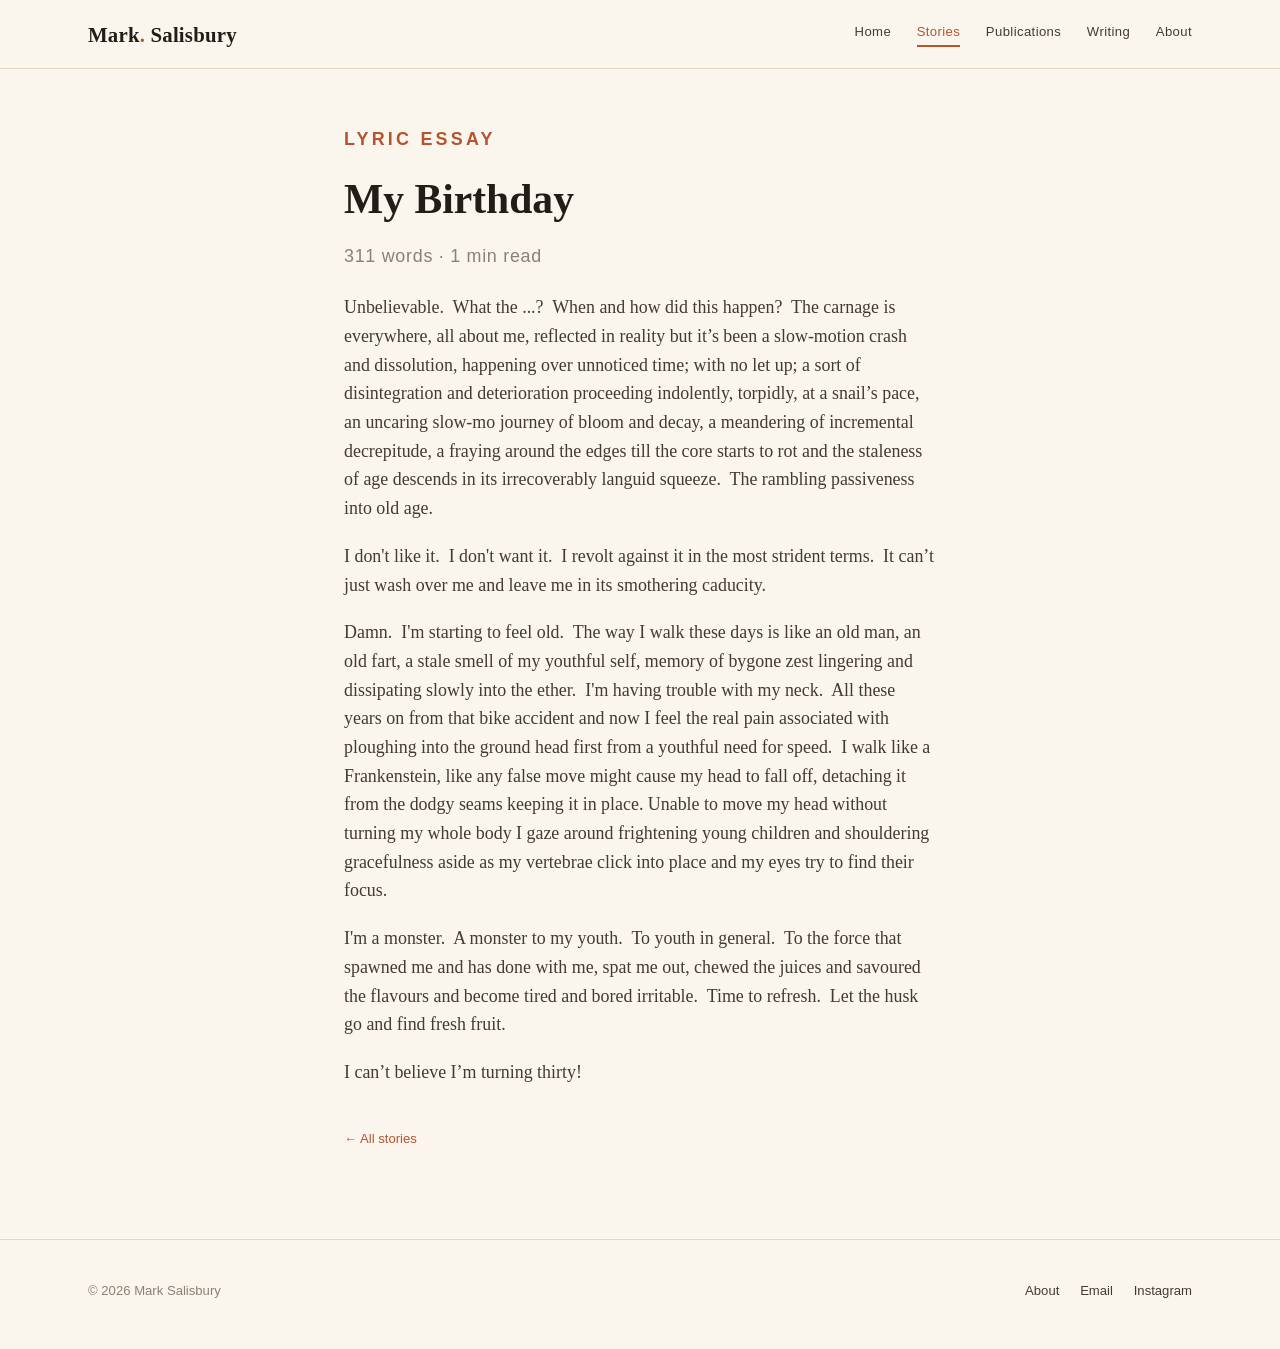
<file: story-my-birthday.html>
<!DOCTYPE html>
<html lang="en">
<head>
<meta charset="utf-8">
<meta name="viewport" content="width=device-width, initial-scale=1">
<title>My Birthday - Mark Salisbury</title>
<meta name="description" content="Lyric essay by Mark Salisbury.">
<link rel="stylesheet" href="style.css">
</head>
<body>
<div class="topbar">
  <div class="wrap">
    <a class="brand" href="index.html">Mark<span>.</span> Salisbury</a>
    <nav class="main">
      <a href="index.html">Home</a>
      <a href="stories.html" aria-current="page">Stories</a>
      <a href="publications.html">Publications</a>
      <a href="writing.html">Writing</a>
      <a href="about.html">About</a>
    </nav>
  </div>
</div>
<section class="page-intro story-head">
  <div class="wrap narrow">
    <p class="eyebrow">Lyric essay</p>
    <h1>My Birthday</h1>
    <p class="story-meta">311 words · 1 min read</p>
  </div>
</section>
<section style="padding-top:1rem;">
  <div class="wrap narrow">
    <div class="prose story-body"><p>Unbelievable.  What the ...?  When and how did this happen?  The carnage is everywhere, all about me, reflected in reality but it’s been a slow-motion crash and dissolution, happening over unnoticed time; with no let up; a sort of disintegration and deterioration proceeding indolently, torpidly, at a snail’s pace, an uncaring slow-mo journey of bloom and decay, a meandering of incremental decrepitude, a fraying around the edges till the core starts to rot and the staleness of age descends in its irrecoverably languid squeeze.  The rambling passiveness into old age.</p>
<p>I don't like it.  I don't want it.  I revolt against it in the most strident terms.  It can’t just wash over me and leave me in its smothering caducity.</p>
<p>Damn.  I'm starting to feel old.  The way I walk these days is like an old man, an old fart, a stale smell of my youthful self, memory of bygone zest lingering and dissipating slowly into the ether.  I'm having trouble with my neck.  All these years on from that bike accident and now I feel the real pain associated with ploughing into the ground head first from a youthful need for speed.  I walk like a Frankenstein, like any false move might cause my head to fall off, detaching it from the dodgy seams keeping it in place. Unable to move my head without turning my whole body I gaze around frightening young children and shouldering gracefulness aside as my vertebrae click into place and my eyes try to find their focus.</p>
<p>I'm a monster.  A monster to my youth.  To youth in general.  To the force that spawned me and has done with me, spat me out, chewed the juices and savoured the flavours and become tired and bored irritable.  Time to refresh.  Let the husk go and find fresh fruit. </p>
<p>I can’t believe I’m turning thirty!</p></div>
    <p class="story-nav"><a href="stories.html">&larr; All stories</a></p>
  </div>
</section>
<footer class="site-footer">
  <div class="wrap">
    <div>&copy; <span id="year">2026</span> Mark Salisbury</div>
    <div class="links">
      <a href="about.html">About</a>
      <a href="mailto:eaq454@gmail.com">Email</a>
      <a href="#">Instagram</a>
    </div>
  </div>
</footer>
<script>document.getElementById('year').textContent=new Date().getFullYear();</script>
</body>
</html>
</file>
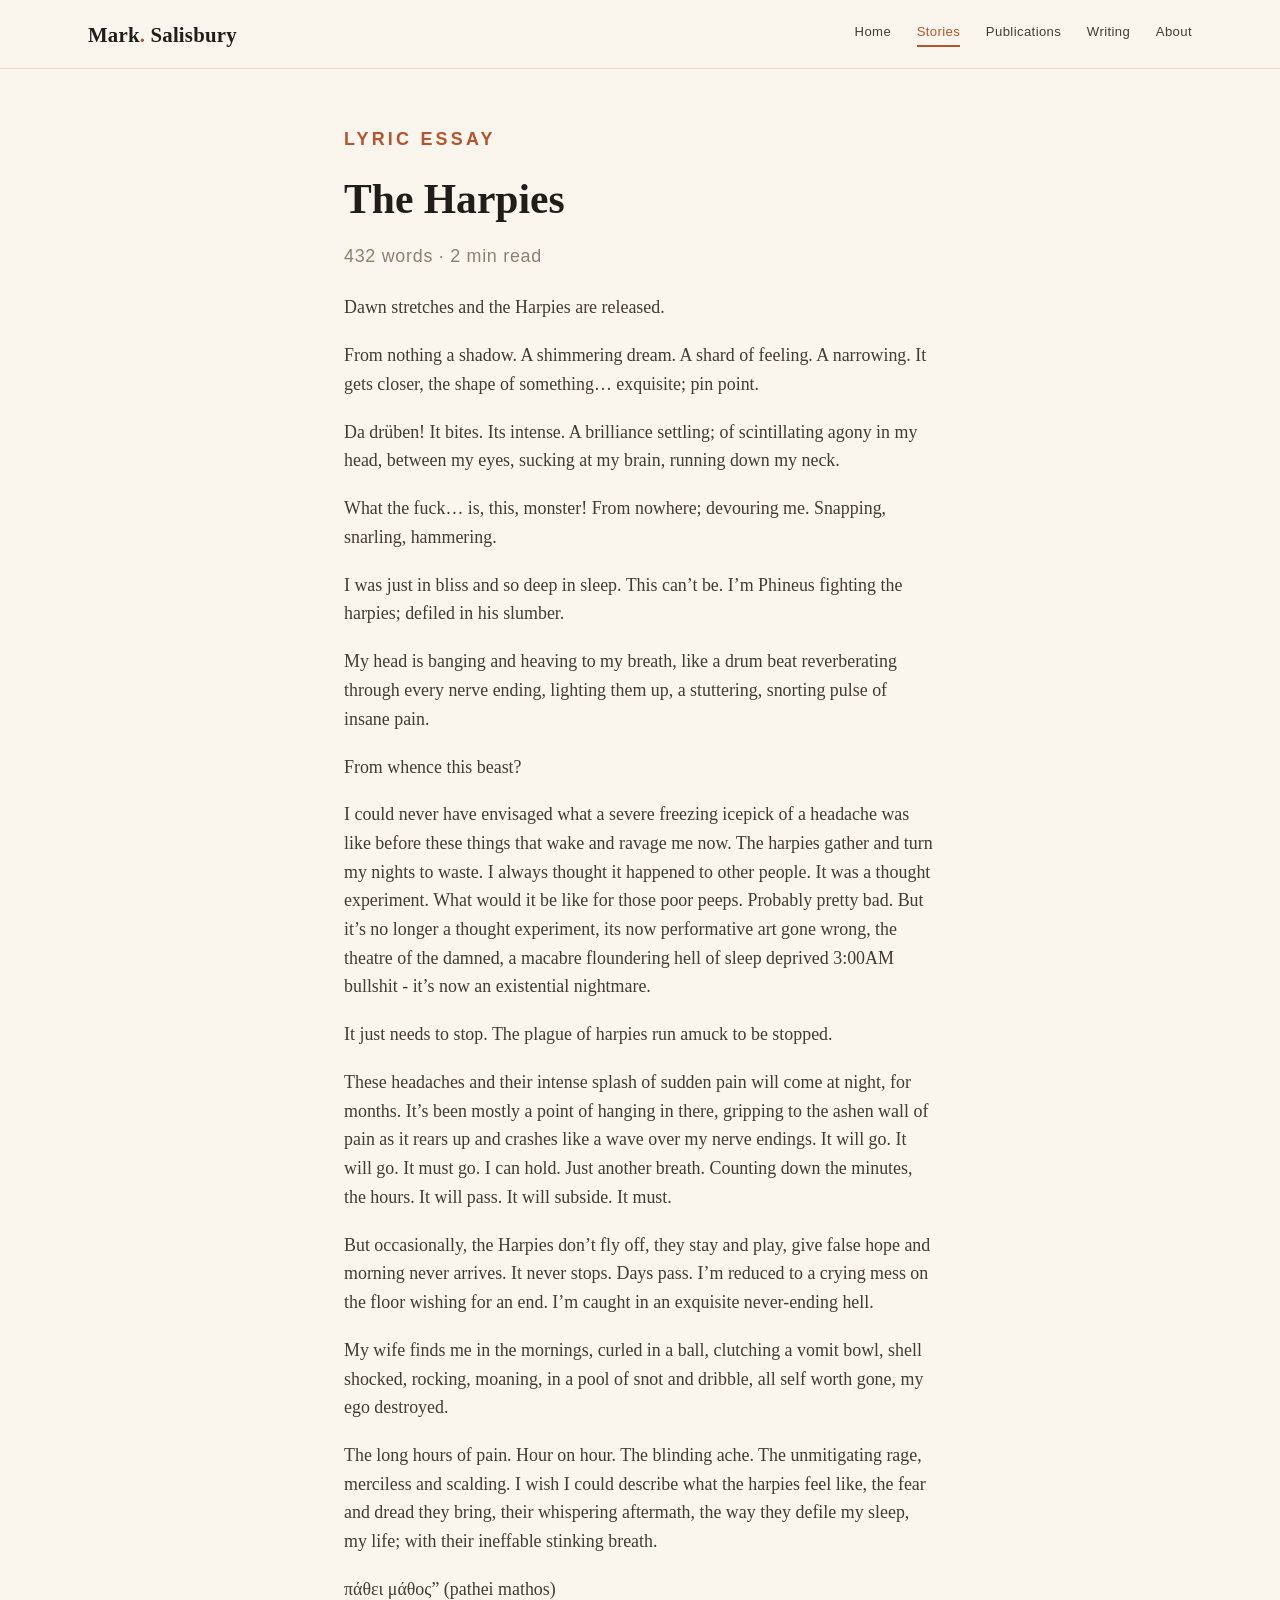
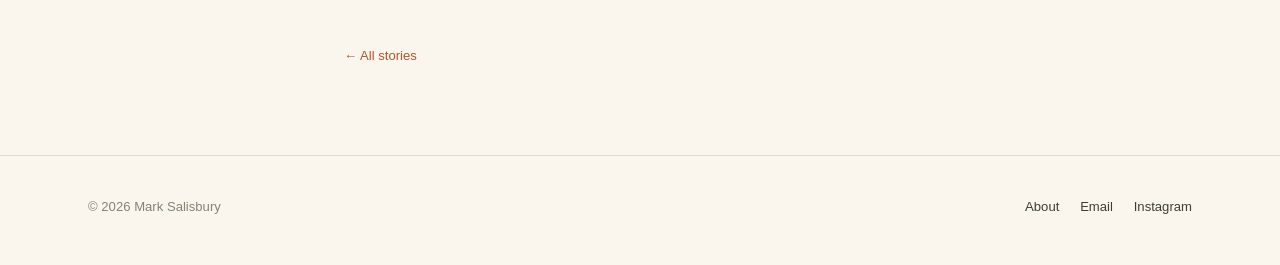
<file: story-the-harpies.html>
<!DOCTYPE html>
<html lang="en">
<head>
<meta charset="utf-8">
<meta name="viewport" content="width=device-width, initial-scale=1">
<title>The Harpies - Mark Salisbury</title>
<meta name="description" content="Lyric essay by Mark Salisbury.">
<link rel="stylesheet" href="style.css">
</head>
<body>
<div class="topbar">
  <div class="wrap">
    <a class="brand" href="index.html">Mark<span>.</span> Salisbury</a>
    <nav class="main">
      <a href="index.html">Home</a>
      <a href="stories.html" aria-current="page">Stories</a>
      <a href="publications.html">Publications</a>
      <a href="writing.html">Writing</a>
      <a href="about.html">About</a>
    </nav>
  </div>
</div>
<section class="page-intro story-head">
  <div class="wrap narrow">
    <p class="eyebrow">Lyric essay</p>
    <h1>The Harpies</h1>
    <p class="story-meta">432 words · 2 min read</p>
  </div>
</section>
<section style="padding-top:1rem;">
  <div class="wrap narrow">
    <div class="prose story-body"><p>Dawn stretches and the Harpies are released.</p>
<p>From nothing a shadow. A shimmering dream. A shard of feeling. A narrowing. It gets closer, the shape of something… exquisite; pin point.</p>
<p>Da drüben! It bites. Its intense. A brilliance settling; of scintillating agony in my head, between my eyes, sucking at my brain, running down my neck.</p>
<p>What the fuck… is, this, monster! From nowhere; devouring me. Snapping, snarling, hammering.</p>
<p>I was just in bliss and so deep in sleep. This can’t be. I’m Phineus fighting the harpies; defiled in his slumber.</p>
<p>My head is banging and heaving to my breath, like a drum beat reverberating through every nerve ending, lighting them up, a stuttering, snorting pulse of insane pain.</p>
<p>From whence this beast?</p>
<p>I could never have envisaged what a severe freezing icepick of a headache was like before these things that wake and ravage me now. The harpies gather and turn my nights to waste. I always thought it happened to other people. It was a thought experiment. What would it be like for those poor peeps. Probably pretty bad. But it’s no longer a thought experiment, its now performative art gone wrong, the theatre of the damned, a macabre floundering hell of sleep deprived 3:00AM bullshit - it’s now an existential nightmare.</p>
<p>It just needs to stop. The plague of harpies run amuck to be stopped.</p>
<p>These headaches and their intense splash of sudden pain will come at night, for months. It’s been mostly a point of hanging in there, gripping to the ashen wall of pain as it rears up and crashes like a wave over my nerve endings. It will go. It will go. It must go. I can hold. Just another breath. Counting down the minutes, the hours. It will pass. It will subside. It must.</p>
<p>But occasionally, the Harpies don’t fly off, they stay and play, give false hope and morning never arrives. It never stops. Days pass. I’m reduced to a crying mess on the floor wishing for an end. I’m caught in an exquisite never-ending hell.</p>
<p>My wife finds me in the mornings, curled in a ball, clutching a vomit bowl, shell shocked, rocking, moaning, in a pool of snot and dribble, all self worth gone, my ego destroyed.</p>
<p>The long hours of pain. Hour on hour. The blinding ache. The unmitigating rage, merciless and scalding. I wish I could describe what the harpies feel like, the fear and dread they bring, their whispering aftermath, the way they defile my sleep, my life; with their ineffable stinking breath.</p>
<p>πάθει μάθος” (pathei mathos)</p></div>
    <p class="story-nav"><a href="stories.html">&larr; All stories</a></p>
  </div>
</section>
<footer class="site-footer">
  <div class="wrap">
    <div>&copy; <span id="year">2026</span> Mark Salisbury</div>
    <div class="links">
      <a href="about.html">About</a>
      <a href="mailto:eaq454@gmail.com">Email</a>
      <a href="#">Instagram</a>
    </div>
  </div>
</footer>
<script>document.getElementById('year').textContent=new Date().getFullYear();</script>
</body>
</html>
</file>
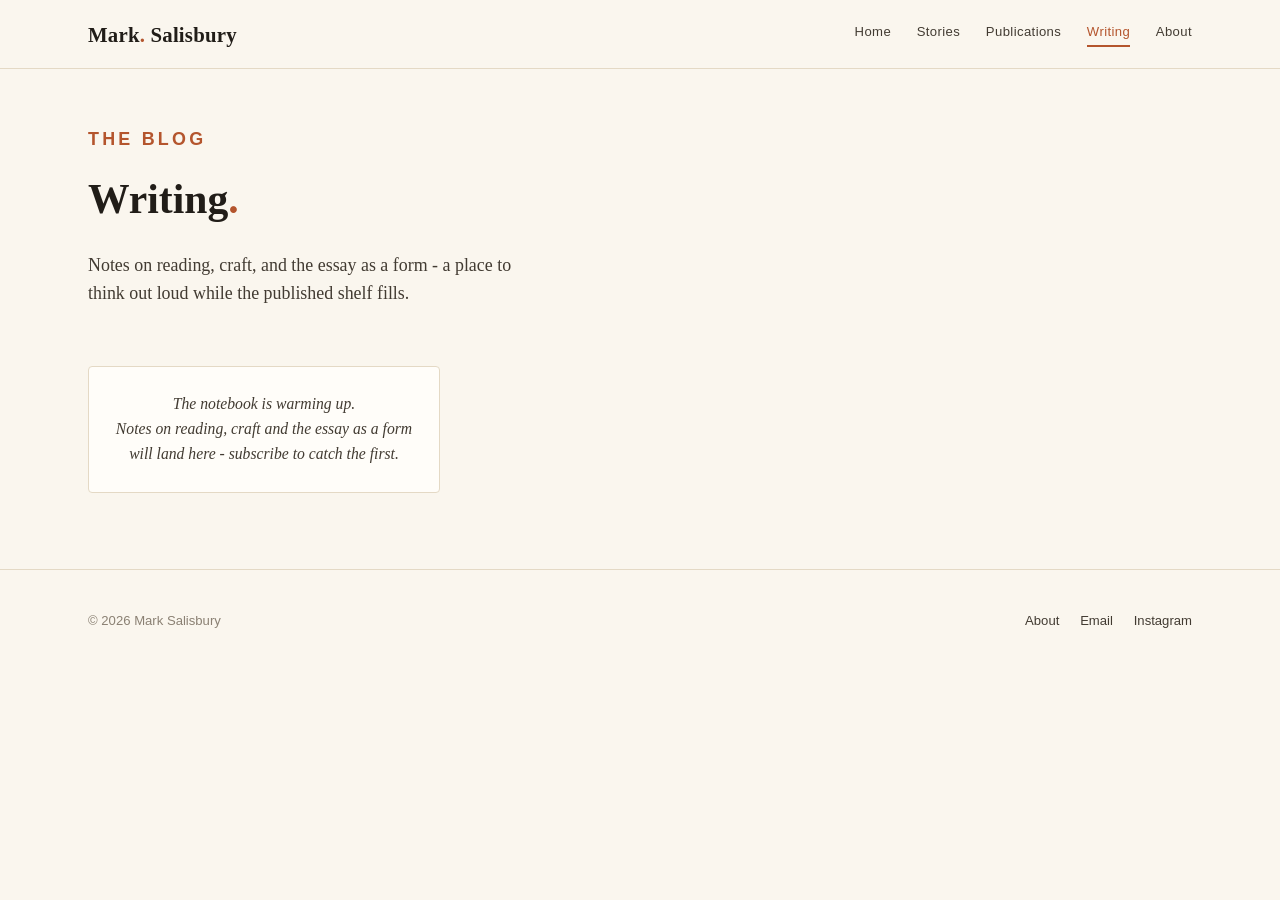
<file: writing.html>
<!DOCTYPE html>
<html lang="en">
<head>
<meta charset="utf-8">
<meta name="viewport" content="width=device-width, initial-scale=1">
<title>Writing - Mark Salisbury</title>
<meta name="description" content="A blog about writing, reading and the essay by Mark Salisbury.">
<link rel="stylesheet" href="style.css">
</head>
<body>
<div class="topbar">
  <div class="wrap">
    <a class="brand" href="index.html">Mark<span>.</span> Salisbury</a>
    <nav class="main">
      <a href="index.html">Home</a>
      <a href="stories.html">Stories</a>
      <a href="publications.html">Publications</a>
      <a href="writing.html" aria-current="page">Writing</a>
      <a href="about.html">About</a>
    </nav>
  </div>
</div>
<section class="page-intro">
  <div class="wrap">
    <p class="eyebrow">The blog</p>
    <h1>Writing<span style="color:var(--rust)">.</span></h1>
    <p>Notes on reading, craft, and the essay as a form - a place to think
      out loud while the published shelf fills.</p>
  </div>
</section>
<section style="padding-top:1.5rem;">
  <div class="wrap">
    <div class="grid cols-3">

      <article class="card" style="justify-content:center; text-align:center; color:var(--faint); font-style:italic;">
        <p style="margin:0;">The notebook is warming up.<br>Notes on reading, craft and the essay as a form will land here - subscribe to catch the first.</p>
      </article>

    </div>
  </div>
</section>
<footer class="site-footer">
  <div class="wrap">
    <div>&copy; <span id="year">2026</span> Mark Salisbury</div>
    <div class="links">
      <a href="about.html">About</a>
      <a href="mailto:eaq454@gmail.com">Email</a>
      <a href="#">Instagram</a>
    </div>
  </div>
</footer>
<script>document.getElementById('year').textContent=new Date().getFullYear();</script>
</body>
</html>
</file>
<file: style.css>
/* ============================================================
   WARM LITERARY - graphic / editorial theme (v2)
   Palette: rust + ochre on cream. Change values in :root to
   restyle the whole site at once.
   ============================================================ */

:root {
  --ink:        #211d18;   /* headings / near-black text */
  --body:       #423b32;   /* body text */
  --faint:      #8a8073;   /* meta, dates */
  --rust:       #b4552d;   /* primary accent */
  --rust-dk:    #8f3f1e;   /* accent, hover */
  --ochre:      #c99a3f;   /* secondary accent */
  --cream:      #faf6ee;   /* page background */
  --sand:       #f1e8d8;   /* section blocks / cards */
  --sand-dk:    #e7dbc4;   /* borders on sand */
  --rule:       #e4d9c5;   /* hairlines */
  --card:       #fffdf9;   /* card surface */

  --serif: "Iowan Old Style", "Palatino Linotype", Palatino, Georgia, "Times New Roman", serif;
  --sans:  "Inter", "Helvetica Neue", Arial, sans-serif;
  --wide:  72rem;   /* full content width */
  --read:  40rem;   /* reading width */
}

* { box-sizing: border-box; }
html { -webkit-text-size-adjust: 100%; scroll-behavior: smooth; }

body {
  margin: 0;
  background: var(--cream);
  color: var(--body);
  font-family: var(--serif);
  font-size: 18px;
  line-height: 1.6;
  -webkit-font-smoothing: antialiased;
  text-rendering: optimizeLegibility;
}

.wrap { max-width: var(--wide); margin: 0 auto; padding: 0 1.5rem; }
.narrow { max-width: var(--read); }

a { color: var(--rust); }
a:hover { color: var(--rust-dk); }

/* eyebrow label (lowercase, spaced) */
.eyebrow {
  font-family: var(--sans);
  font-size: 0.72rem;
  font-weight: 600;
  letter-spacing: 0.18em;
  text-transform: uppercase;
  color: var(--rust);
  margin: 0 0 0.75rem;
}

/* ---------- Top bar / nav ---------- */

.topbar {
  border-bottom: 1px solid var(--rule);
  background: var(--cream);
}
.topbar .wrap {
  display: flex; align-items: center; justify-content: space-between;
  padding-top: 1.1rem; padding-bottom: 1.1rem;
}
.brand {
  font-family: var(--serif);
  font-weight: 700;
  font-size: 1.3rem;
  letter-spacing: 0.01em;
  color: var(--ink);
  text-decoration: none;
}
.brand span { color: var(--rust); }
nav.main {
  display: flex; gap: 1.6rem;
  font-family: var(--sans);
  font-size: 0.82rem;
  font-weight: 500;
  letter-spacing: 0.03em;
}
nav.main a {
  color: var(--body); text-decoration: none;
  padding-bottom: 3px; border-bottom: 2px solid transparent;
}
nav.main a:hover,
nav.main a[aria-current="page"] { color: var(--rust); border-bottom-color: var(--rust); }

/* ---------- Hero ---------- */

.hero { padding: 4.5rem 0 3.5rem; border-bottom: 1px solid var(--rule); }
.hero h1 {
  font-size: 3.25rem;
  line-height: 1.08;
  color: var(--ink);
  font-weight: 700;
  margin: 0 0 1.1rem;
  max-width: 22ch;
}
.hero h1 em { color: var(--rust); font-style: italic; }
.hero .lead {
  font-size: 1.2rem; color: var(--body);
  max-width: 46ch; margin: 0 0 1.8rem;
}
.btn {
  display: inline-block;
  font-family: var(--sans); font-size: 0.85rem; font-weight: 600;
  letter-spacing: 0.03em;
  background: var(--rust); color: #fff !important;
  padding: 0.7rem 1.4rem; border-radius: 2px; text-decoration: none;
}
.btn:hover { background: var(--rust-dk); }
.btn.ghost {
  background: transparent; color: var(--rust) !important;
  border: 1.5px solid var(--rust); padding: 0.6rem 1.3rem;
}
.btn.ghost:hover { background: var(--rust); color: #fff !important; }
.hero-actions { display: flex; gap: 0.8rem; flex-wrap: wrap; }

.hero-grid { display: grid; grid-template-columns: 1.35fr 1fr; gap: 2rem; align-items: center; }
.hero-motif { display: flex; justify-content: center; }   /* pull the motif in from the far edge */
.hero-motif svg {
  width: 78%; max-width: 300px; height: auto;
  transform: translateX(-2.5rem);   /* nudge left for balance */
  opacity: 0.22;                     /* soft / faded */
}
@media (max-width: 760px) {
  .hero-grid { grid-template-columns: 1fr; }
  .hero-motif { display: none; }   /* keep mobile hero clean */
}

/* ---------- Section scaffolding ---------- */

section { padding: 3.75rem 0; }
section.band { background: var(--sand); border-block: 1px solid var(--sand-dk); }

.section-head {
  display: flex; align-items: baseline; justify-content: space-between;
  gap: 1rem; margin-bottom: 2rem; flex-wrap: wrap;
}
.section-head h2 {
  font-size: 1.9rem; color: var(--ink); font-weight: 700; margin: 0;
}
.section-head h2 .dot { color: var(--rust); }
.see-all {
  font-family: var(--sans); font-size: 0.82rem; font-weight: 600;
  letter-spacing: 0.03em; text-decoration: none;
}

/* ---------- Card grids ---------- */

.grid { display: grid; gap: 1.5rem; }
.grid.cols-2 { grid-template-columns: repeat(2, 1fr); }
.grid.cols-3 { grid-template-columns: repeat(3, 1fr); }

.card {
  background: var(--card);
  border: 1px solid var(--rule);
  border-radius: 4px;
  padding: 1.5rem 1.5rem 1.6rem;
  display: flex; flex-direction: column;
}
.card .tag {
  align-self: flex-start;
  font-family: var(--sans); font-size: 0.66rem; font-weight: 700;
  letter-spacing: 0.12em; text-transform: uppercase;
  color: var(--rust-dk); background: var(--sand);
  padding: 0.28rem 0.6rem; border-radius: 2px; margin-bottom: 0.9rem;
}
.card h3 {
  font-size: 1.22rem; line-height: 1.25; color: var(--ink);
  margin: 0 0 0.5rem; font-weight: 700;
}
.card h3 a { color: var(--ink); text-decoration: none; }
.card h3 a:hover { color: var(--rust); }
.card p { margin: 0 0 1rem; font-size: 0.98rem; color: var(--body); }
.card .meta {
  margin-top: auto;
  font-family: var(--sans); font-size: 0.74rem; letter-spacing: 0.04em;
  color: var(--faint);
}
.card .meta .read::before { content: "•"; margin: 0 0.5rem; color: var(--ochre); }

/* Accent top-border variant for publications */
.card.accent { border-top: 3px solid var(--ochre); }

/* ---------- About strip (split) ---------- */

.about-split { display: grid; grid-template-columns: 1.55fr 0.8fr; gap: 3rem; align-items: stretch; }
.about-split .portrait {
  margin: 0 0 0 auto;         /* hug the right edge */
  align-self: end;            /* bottom lines up with the button */
  width: 100%;
  max-width: 260px;           /* smaller than before */
  border-radius: 6px;
  overflow: hidden;
  aspect-ratio: 4/5;
  background: var(--sand);
  border: 1px solid var(--sand-dk);
  box-shadow: 0 12px 30px rgba(33,29,24,0.12);
  position: relative;
}
.about-split .portrait img {
  width: 100%; height: 100%;
  object-fit: cover;
  object-position: 60% 30%;    /* keep faces in frame; nudge if needed */
  display: block;
}
/* warm duotone wash so the webcam shot sits in the palette */
.about-split .portrait::after {
  content: ""; position: absolute; inset: 0;
  background: linear-gradient(150deg, rgba(201,154,63,0.05), rgba(180,85,45,0.07));
  mix-blend-mode: multiply; pointer-events: none;
}
.prose p { margin: 0 0 1.1rem; }
.prose .big { font-size: 1.25rem; color: var(--ink); line-height: 1.5; }

/* ---------- Newsletter ---------- */

.newsletter { background: var(--ink); color: #f3ece0; text-align: center; }
.newsletter h2 { color: #fff; font-size: 2rem; margin: 0 0 0.6rem; font-weight: 700; }
.newsletter p { color: #d9cfbe; max-width: 42ch; margin: 0 auto 1.6rem; }
.newsletter form { display: flex; gap: 0.6rem; justify-content: center; flex-wrap: wrap; }
.newsletter input {
  font-family: var(--sans); font-size: 0.95rem;
  padding: 0.75rem 1rem; border: none; border-radius: 2px;
  min-width: 18rem; background: #fffdf9; color: var(--ink);
}
.newsletter .btn { background: var(--rust); }
.newsletter .btn:hover { background: var(--rust-dk); }
.newsletter .small { font-size: 0.78rem; color: #b7ab98; margin: 1rem 0 0; }

/* ---------- Page intro (interior pages) ---------- */
.page-intro { padding: 3.5rem 0 1rem; }
.page-intro h1 { font-size: 2.6rem; color: var(--ink); margin: 0 0 0.6rem; font-weight: 700; }
.page-intro p { font-size: 1.12rem; max-width: 48ch; }

/* ---------- Footer ---------- */

.site-footer {
  border-top: 1px solid var(--rule);
  padding: 2.5rem 0 3rem; margin-top: 1rem;
  font-family: var(--sans); font-size: 0.82rem; color: var(--faint);
}
.site-footer .wrap { display: flex; justify-content: space-between; gap: 1rem; flex-wrap: wrap; }
.site-footer a { color: var(--body); text-decoration: none; }
.site-footer a:hover { color: var(--rust); }
.site-footer .links { display: flex; gap: 1.3rem; }

/* ---------- Responsive ---------- */
@media (max-width: 820px) {
  .grid.cols-3 { grid-template-columns: 1fr 1fr; }
  .about-split { grid-template-columns: 1fr; gap: 1.5rem; }
  .about-split .portrait { max-width: 260px; }
}
@media (max-width: 560px) {
  nav.main { display: none; }         /* keep header clean on mobile */
  .grid.cols-2, .grid.cols-3 { grid-template-columns: 1fr; }
  .hero { padding-top: 3rem; }
  .hero h1 { font-size: 2.3rem; }
}

/* ---------- Story (reading) pages ---------- */
.story-head { padding-bottom: 0.4rem; }
.story-meta { font-family: var(--sans); font-size: 0.78rem; letter-spacing: 0.04em;
  color: var(--faint); margin: 0.3rem 0 0; }
.story-body { font-size: 1.12rem; }
.story-body p { margin: 0 0 1.2rem; }
.story-body .epigraph { margin: 0 0 1.8rem; padding-left: 1.1rem; border-left: 2px solid var(--ochre); }
.story-body .epigraph p { font-style: italic; color: var(--faint); font-size: 1rem; margin: 0 0 0.35rem; }
.story-body .epigraph .attrib { font-family: var(--sans); font-style: normal;
  font-size: 0.76rem; letter-spacing: 0.04em; color: var(--faint); }
.story-nav { margin-top: 2.6rem; font-family: var(--sans); font-size: 0.82rem; }
.story-nav a { text-decoration: none; }
</file>
